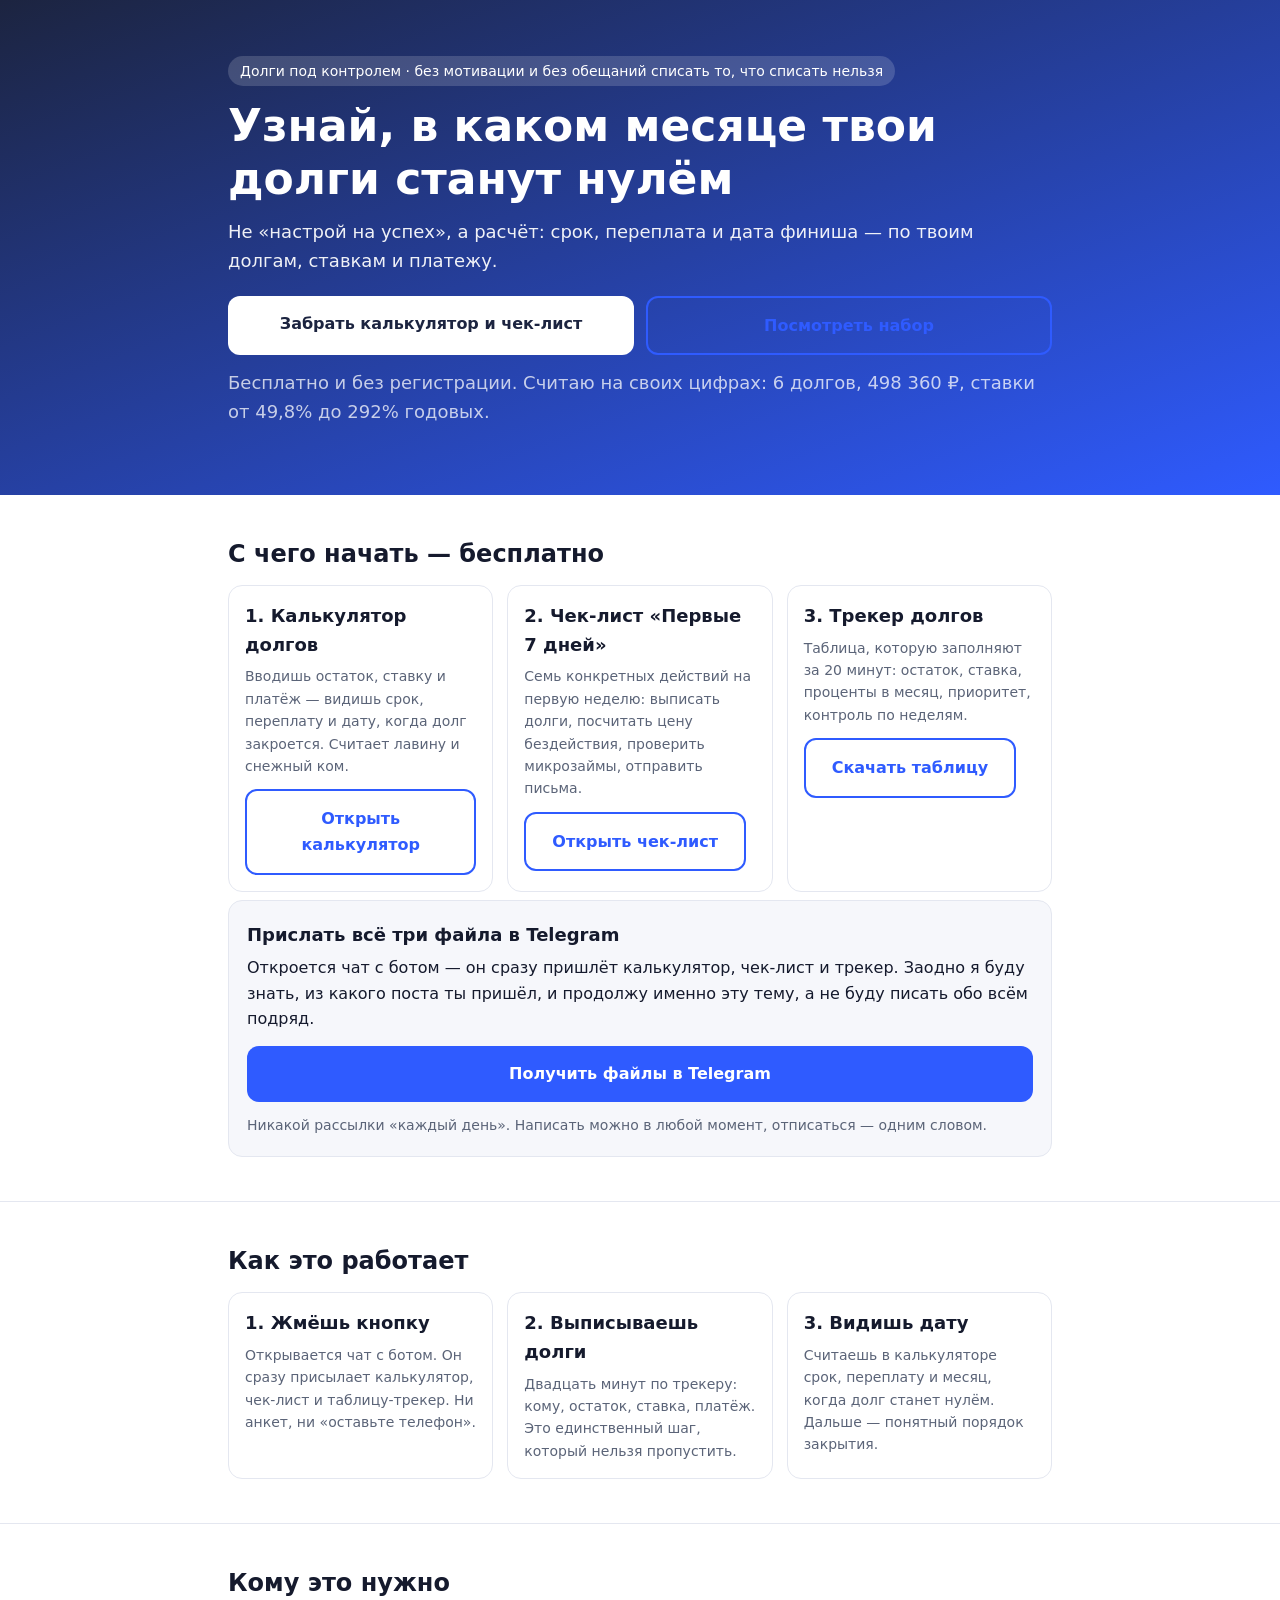
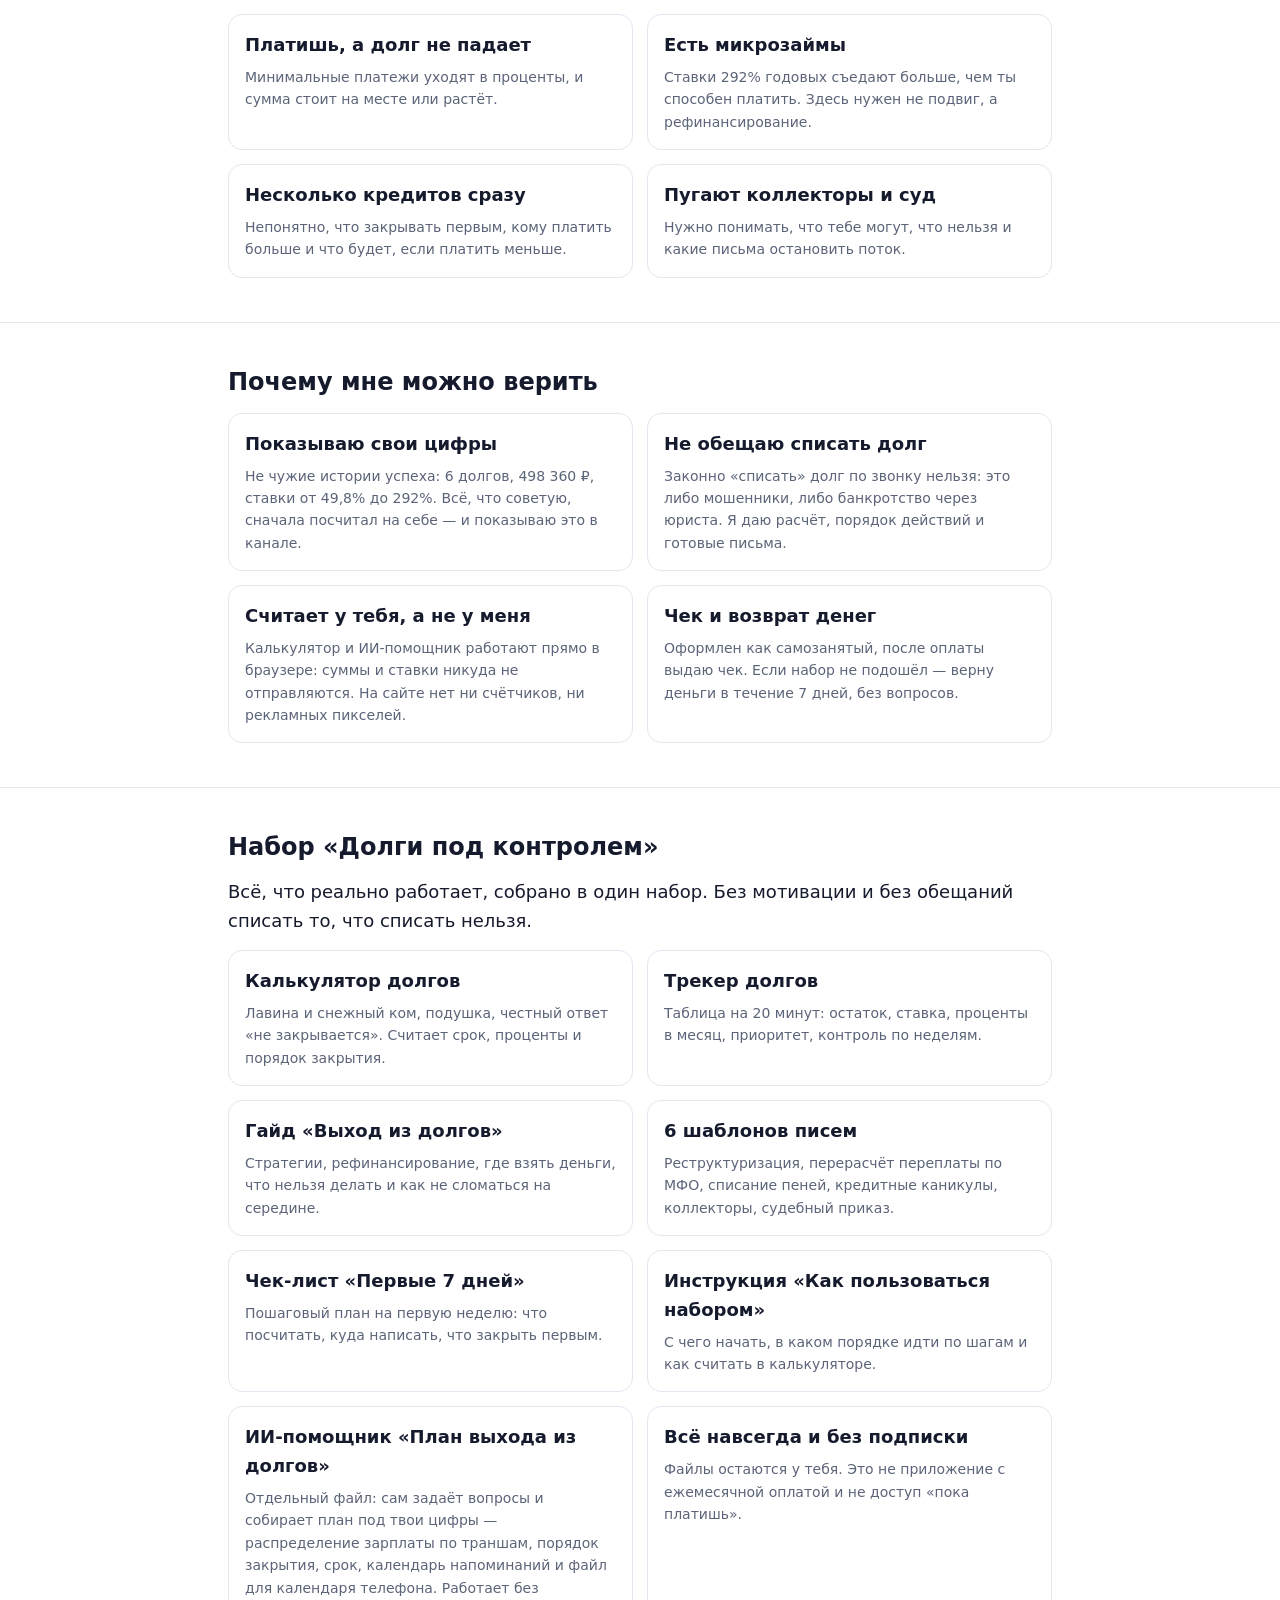
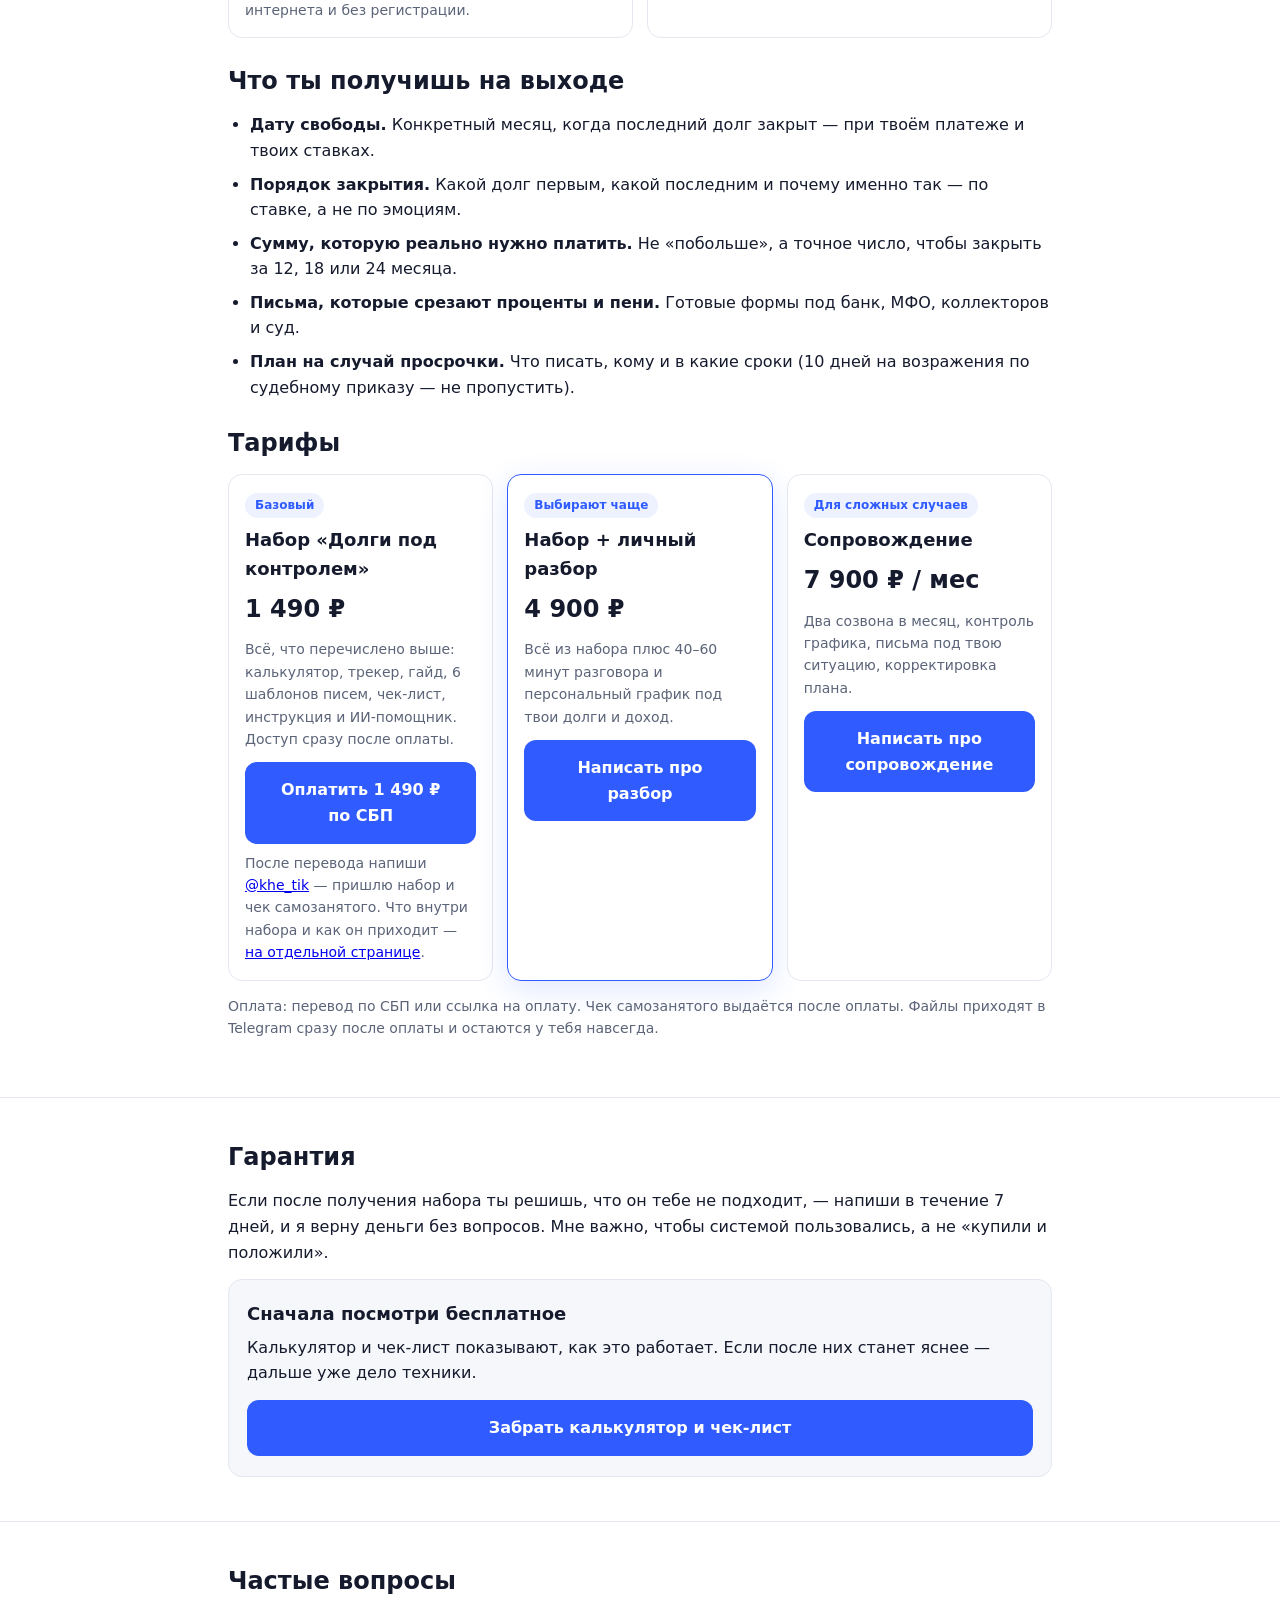
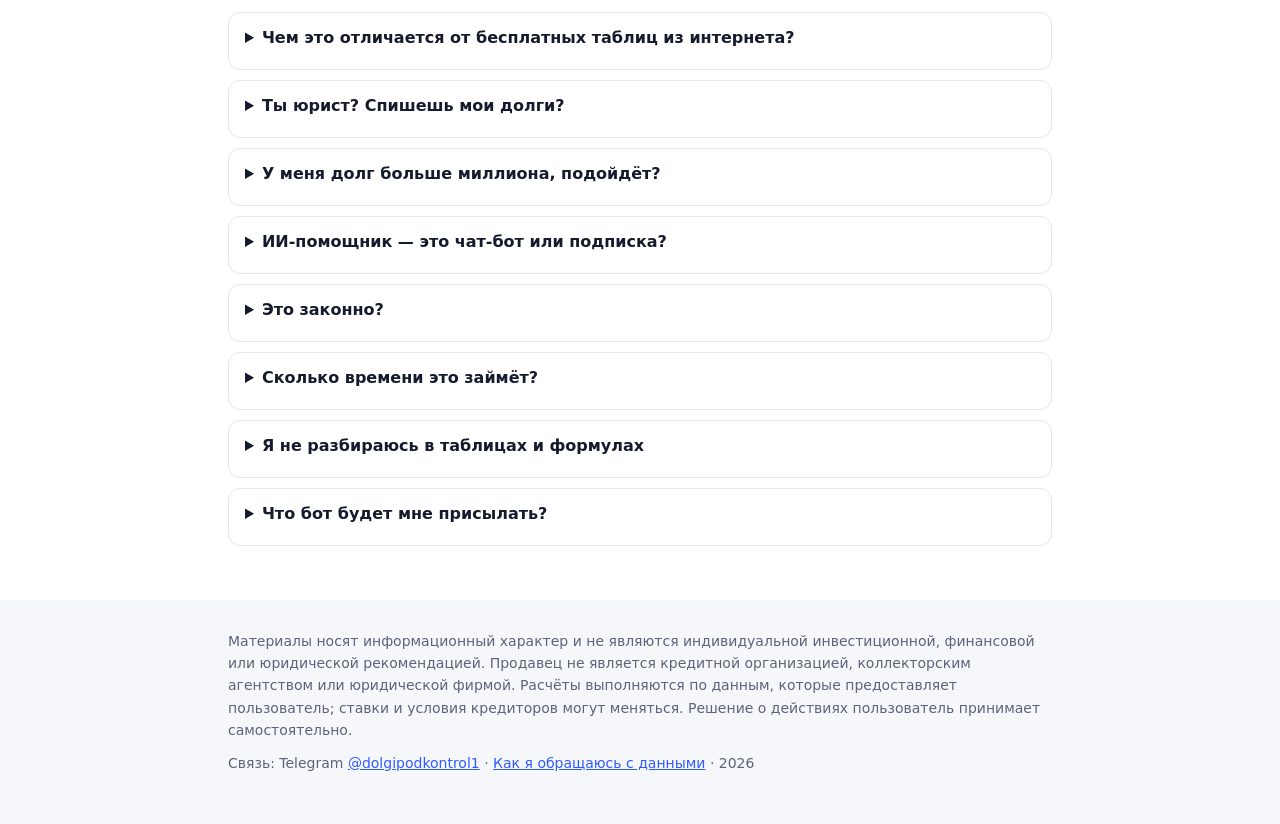
<file: index.html>
<!DOCTYPE html>
<html lang="ru">
<head>
<meta charset="utf-8">
<meta name="viewport" content="width=device-width, initial-scale=1">
<title>Долги под контролем — считать, а не надеяться</title>
<meta name="description" content="Бесплатный калькулятор долгов и чек-лист «Первые 7 дней». Считаю на своих цифрах: 6 долгов, 498 360 ₽, ставки от 49,8% до 292%.">
<link rel="stylesheet" href="style.css">
</head>
<body>

<header class="hero">
  <div class="wrap">
    <span class="kicker">Долги под контролем · без мотивации и без обещаний списать то, что списать нельзя</span>
    <h1 data-hero-h1>Узнай, в каком месяце твои долги станут нулём</h1>
    <p data-hero-p>Не «настрой на успех», а расчёт: срок, переплата и дата финиша — по твоим долгам, ставкам и платежу.</p>
    <div class="button-row">
      <a class="btn" data-bot href="https://t.me/KhetagJr_bot">Забрать калькулятор и чек-лист</a>
      <a class="btn ghost" href="#tarify">Посмотреть набор</a>
    </div>
    <p class="muted" style="margin-top:14px">Бесплатно и без регистрации. Считаю на своих цифрах: 6 долгов, 498 360 ₽, ставки от 49,8% до 292% годовых.</p>
  </div>
</header>

<section>
  <div class="wrap">
    <h2>С чего начать — бесплатно</h2>
    <div class="grid tri">
      <div class="card">
        <h3>1. Калькулятор долгов</h3>
        <p>Вводишь остаток, ставку и платёж — видишь срок, переплату и дату, когда долг закроется. Считает лавину и снежный ком.</p>
        <p style="margin-top:12px"><a class="btn ghost" href="kalkulyator.html" data-s-kodom>Открыть калькулятор</a></p>
      </div>
      <div class="card">
        <h3>2. Чек-лист «Первые 7 дней»</h3>
        <p>Семь конкретных действий на первую неделю: выписать долги, посчитать цену бездействия, проверить микрозаймы, отправить письма.</p>
        <p style="margin-top:12px"><a class="btn ghost" href="cheklist.html" data-s-kodom>Открыть чек-лист</a></p>
      </div>
      <div class="card">
        <h3>3. Трекер долгов</h3>
        <p>Таблица, которую заполняют за 20 минут: остаток, ставка, проценты в месяц, приоритет, контроль по неделям.</p>
        <p style="margin-top:12px"><a class="btn ghost" href="materialy/treker-dolgov.csv" download>Скачать таблицу</a></p>
      </div>
    </div>

    <div class="capture">
      <h3>Прислать всё три файла в Telegram</h3>
      <p>Откроется чат с ботом — он сразу пришлёт калькулятор, чек-лист и трекер. Заодно я буду знать, из какого поста ты пришёл, и продолжу именно эту тему, а не буду писать обо всём подряд.</p>
      <a class="btn wide" data-bot href="https://t.me/KhetagJr_bot">Получить файлы в Telegram</a>
      <p class="otmetka">Никакой рассылки «каждый день». Написать можно в любой момент, отписаться — одним словом.</p>
    </div>
  </div>
</section>

<section>
  <div class="wrap">
    <h2>Как это работает</h2>
    <div class="grid tri">
      <div class="card"><h3>1. Жмёшь кнопку</h3><p>Открывается чат с ботом. Он сразу присылает калькулятор, чек-лист и таблицу-трекер. Ни анкет, ни «оставьте телефон».</p></div>
      <div class="card"><h3>2. Выписываешь долги</h3><p>Двадцать минут по трекеру: кому, остаток, ставка, платёж. Это единственный шаг, который нельзя пропустить.</p></div>
      <div class="card"><h3>3. Видишь дату</h3><p>Считаешь в калькуляторе срок, переплату и месяц, когда долг станет нулём. Дальше — понятный порядок закрытия.</p></div>
    </div>
  </div>
</section>

<section>
  <div class="wrap">
    <h2>Кому это нужно</h2>
    <div class="grid">
      <div class="card"><h3>Платишь, а долг не падает</h3><p>Минимальные платежи уходят в проценты, и сумма стоит на месте или растёт.</p></div>
      <div class="card"><h3>Есть микрозаймы</h3><p>Ставки 292% годовых съедают больше, чем ты способен платить. Здесь нужен не подвиг, а рефинансирование.</p></div>
      <div class="card"><h3>Несколько кредитов сразу</h3><p>Непонятно, что закрывать первым, кому платить больше и что будет, если платить меньше.</p></div>
      <div class="card"><h3>Пугают коллекторы и суд</h3><p>Нужно понимать, что тебе могут, что нельзя и какие письма остановить поток.</p></div>
    </div>
  </div>
</section>

<section>
  <div class="wrap">
    <h2>Почему мне можно верить</h2>
    <div class="grid">
      <div class="card"><h3>Показываю свои цифры</h3><p>Не чужие истории успеха: 6 долгов, 498 360 ₽, ставки от 49,8% до 292%. Всё, что советую, сначала посчитал на себе — и показываю это в канале.</p></div>
      <div class="card"><h3>Не обещаю списать долг</h3><p>Законно «списать» долг по звонку нельзя: это либо мошенники, либо банкротство через юриста. Я даю расчёт, порядок действий и готовые письма.</p></div>
      <div class="card"><h3>Считает у тебя, а не у меня</h3><p>Калькулятор и ИИ-помощник работают прямо в браузере: суммы и ставки никуда не отправляются. На сайте нет ни счётчиков, ни рекламных пикселей.</p></div>
      <div class="card"><h3>Чек и возврат денег</h3><p>Оформлен как самозанятый, после оплаты выдаю чек. Если набор не подошёл — верну деньги в течение 7 дней, без вопросов.</p></div>
    </div>
  </div>
</section>

<section id="tarify">
  <div class="wrap">
    <h2>Набор «Долги под контролем»</h2>
    <p class="lead">Всё, что реально работает, собрано в один набор. Без мотивации и без обещаний списать то, что списать нельзя.</p>
    <div class="grid">
      <div class="card"><h3>Калькулятор долгов</h3><p>Лавина и снежный ком, подушка, честный ответ «не закрывается». Считает срок, проценты и порядок закрытия.</p></div>
      <div class="card"><h3>Трекер долгов</h3><p>Таблица на 20 минут: остаток, ставка, проценты в месяц, приоритет, контроль по неделям.</p></div>
      <div class="card"><h3>Гайд «Выход из долгов»</h3><p>Стратегии, рефинансирование, где взять деньги, что нельзя делать и как не сломаться на середине.</p></div>
      <div class="card"><h3>6 шаблонов писем</h3><p>Реструктуризация, перерасчёт переплаты по МФО, списание пеней, кредитные каникулы, коллекторы, судебный приказ.</p></div>
      <div class="card"><h3>Чек-лист «Первые 7 дней»</h3><p>Пошаговый план на первую неделю: что посчитать, куда написать, что закрыть первым.</p></div>
      <div class="card"><h3>Инструкция «Как пользоваться набором»</h3><p>С чего начать, в каком порядке идти по шагам и как считать в калькуляторе.</p></div>
      <div class="card"><h3>ИИ-помощник «План выхода из долгов»</h3><p>Отдельный файл: сам задаёт вопросы и собирает план под твои цифры — распределение зарплаты по траншам, порядок закрытия, срок, календарь напоминаний и файл для календаря телефона. Работает без интернета и без регистрации.</p></div>
      <div class="card"><h3>Всё навсегда и без подписки</h3><p>Файлы остаются у тебя. Это не приложение с ежемесячной оплатой и не доступ «пока платишь».</p></div>
    </div>

    <h2 style="margin-top:28px">Что ты получишь на выходе</h2>
    <ul>
      <li><b>Дату свободы.</b> Конкретный месяц, когда последний долг закрыт — при твоём платеже и твоих ставках.</li>
      <li><b>Порядок закрытия.</b> Какой долг первым, какой последним и почему именно так — по ставке, а не по эмоциям.</li>
      <li><b>Сумму, которую реально нужно платить.</b> Не «побольше», а точное число, чтобы закрыть за 12, 18 или 24 месяца.</li>
      <li><b>Письма, которые срезают проценты и пени.</b> Готовые формы под банк, МФО, коллекторов и суд.</li>
      <li><b>План на случай просрочки.</b> Что писать, кому и в какие сроки (10 дней на возражения по судебному приказу — не пропустить).</li>
    </ul>

    <h2 style="margin-top:28px">Тарифы</h2>
    <div class="grid tri">
      <div class="card">
        <span class="tag">Базовый</span>
        <h3>Набор «Долги под контролем»</h3>
        <div class="num">1 490 ₽</div>
        <p>Всё, что перечислено выше: калькулятор, трекер, гайд, 6 шаблонов писем, чек-лист, инструкция и ИИ-помощник. Доступ сразу после оплаты.</p>
        <p style="margin-top:12px"><a class="btn wide" href="https://www.sberbank.ru/ru/choise_bank?requisiteNumber=79858532608&amp;bankCode=100000000111">Оплатить 1 490 ₽ по СБП</a></p>
        <p class="muted" style="margin-top:8px">После перевода напиши <a href="https://t.me/khe_tik" rel="noopener">@khe_tik</a> — пришлю набор и чек самозанятого. Что внутри набора и как он приходит — <a href="nabor.html" data-s-kodom>на отдельной странице</a>.</p>
      </div>
      <div class="card hot">
        <span class="tag">Выбирают чаще</span>
        <h3>Набор + личный разбор</h3>
        <div class="num">4 900 ₽</div>
        <p>Всё из набора плюс 40–60 минут разговора и персональный график под твои долги и доход.</p>
        <p style="margin-top:12px"><a class="btn wide" data-bot="razbor" href="https://t.me/KhetagJr_bot">Написать про разбор</a></p>
      </div>
      <div class="card">
        <span class="tag">Для сложных случаев</span>
        <h3>Сопровождение</h3>
        <div class="num">7 900 ₽ / мес</div>
        <p>Два созвона в месяц, контроль графика, письма под твою ситуацию, корректировка плана.</p>
        <p style="margin-top:12px"><a class="btn wide" data-bot="soprovozhdenie" href="https://t.me/KhetagJr_bot">Написать про сопровождение</a></p>
      </div>
    </div>
    <p class="muted" style="margin-top:14px">Оплата: перевод по СБП или ссылка на оплату. Чек самозанятого выдаётся после оплаты. Файлы приходят в Telegram сразу после оплаты и остаются у тебя навсегда.</p>
  </div>
</section>

<section>
  <div class="wrap">
    <h2>Гарантия</h2>
    <p>Если после получения набора ты решишь, что он тебе не подходит, — напиши в течение 7 дней, и я верну деньги без вопросов. Мне важно, чтобы системой пользовались, а не «купили и положили».</p>
    <div class="capture">
      <h3>Сначала посмотри бесплатное</h3>
      <p>Калькулятор и чек-лист показывают, как это работает. Если после них станет яснее — дальше уже дело техники.</p>
      <a class="btn wide" data-bot href="https://t.me/KhetagJr_bot">Забрать калькулятор и чек-лист</a>
    </div>
  </div>
</section>

<section>
  <div class="wrap">
    <h2>Частые вопросы</h2>
    <details><summary>Чем это отличается от бесплатных таблиц из интернета?</summary><p>Тем, что считает правильно: учитывает лавину и снежный ком, подушку, законный потолок переплаты по микрозаймам, ставку по картам после льготного периода. И честно говорит «при таком платеже долг не закрывается» вместо красивой картинки.</p></details>
    <details><summary>Ты юрист? Спишешь мои долги?</summary><p>Нет. Я не списываю долги и не обещаю этого — так делают только мошенники или процедура банкротства через юриста. Я даю расчёт, порядок действий и готовые письма, которые помогают договориться с банком и МФО.</p></details>
    <details><summary>У меня долг больше миллиона, подойдёт?</summary><p>Да, калькулятор и трекер работают на любых суммах. Если сумма и доход такие, что план не сходится, это будет видно сразу — и тогда разговор будет про другие инструменты.</p></details>
    <details><summary>ИИ-помощник — это чат-бот или подписка?</summary><p>Нет. Это обычный файл, который открывается в браузере: без интернета, без регистрации, без подписки и без передачи твоих данных — расчёты идут внутри файла, на твоём устройстве.</p></details>
    <details><summary>Это законно?</summary><p>Да: расчёты, таблицы и шаблоны обращений — обычная информация. Я оформлен как самозанятый, после оплаты выдаю чек.</p></details>
    <details><summary>Сколько времени это займёт?</summary><p>Первый шаг — двадцать минут на таблицу. Дальше по чек-листу по одному действию в день, каждое на 15–30 минут. Ничего «с утра до вечера» не требуется.</p></details>
    <details><summary>Я не разбираюсь в таблицах и формулах</summary><p>И не нужно. В трекере уже стоят колонки, а проценты в месяц считаются сами: остаток × ставка ÷ 12. В калькуляторе вообще ничего считать не надо — вводишь цифры и читаешь ответ.</p></details>
    <details><summary>Что бот будет мне присылать?</summary><p>Один короткий ответ на твоё сообщение и файлы, которые ты попросил. Рассылки каждый день нет. Если попросишь — не писать, я не пишу.</p></details>
  </div>
</section>

<footer>
  <div class="wrap">
    <p class="muted">Материалы носят информационный характер и не являются индивидуальной инвестиционной, финансовой или юридической рекомендацией. Продавец не является кредитной организацией, коллекторским агентством или юридической фирмой. Расчёты выполняются по данным, которые предоставляет пользователь; ставки и условия кредиторов могут меняться. Решение о действиях пользователь принимает самостоятельно.</p>
    <p class="muted">Связь: Telegram <a href="https://t.me/dolgipodkontrol1" data-kanal>@dolgipodkontrol1</a> · <a href="politika.html">Как я обращаюсь с данными</a> · <span data-god>2026</span></p>
  </div>
</footer>

<div class="mobile-cta">
  <p class="podskazka">Бесплатно: калькулятор и чек-лист</p>
  <a class="btn wide" data-bot href="https://t.me/KhetagJr_bot">Получить в Telegram</a>
</div>

<script src="voronka.js"></script>
</body>
</html>
</file>
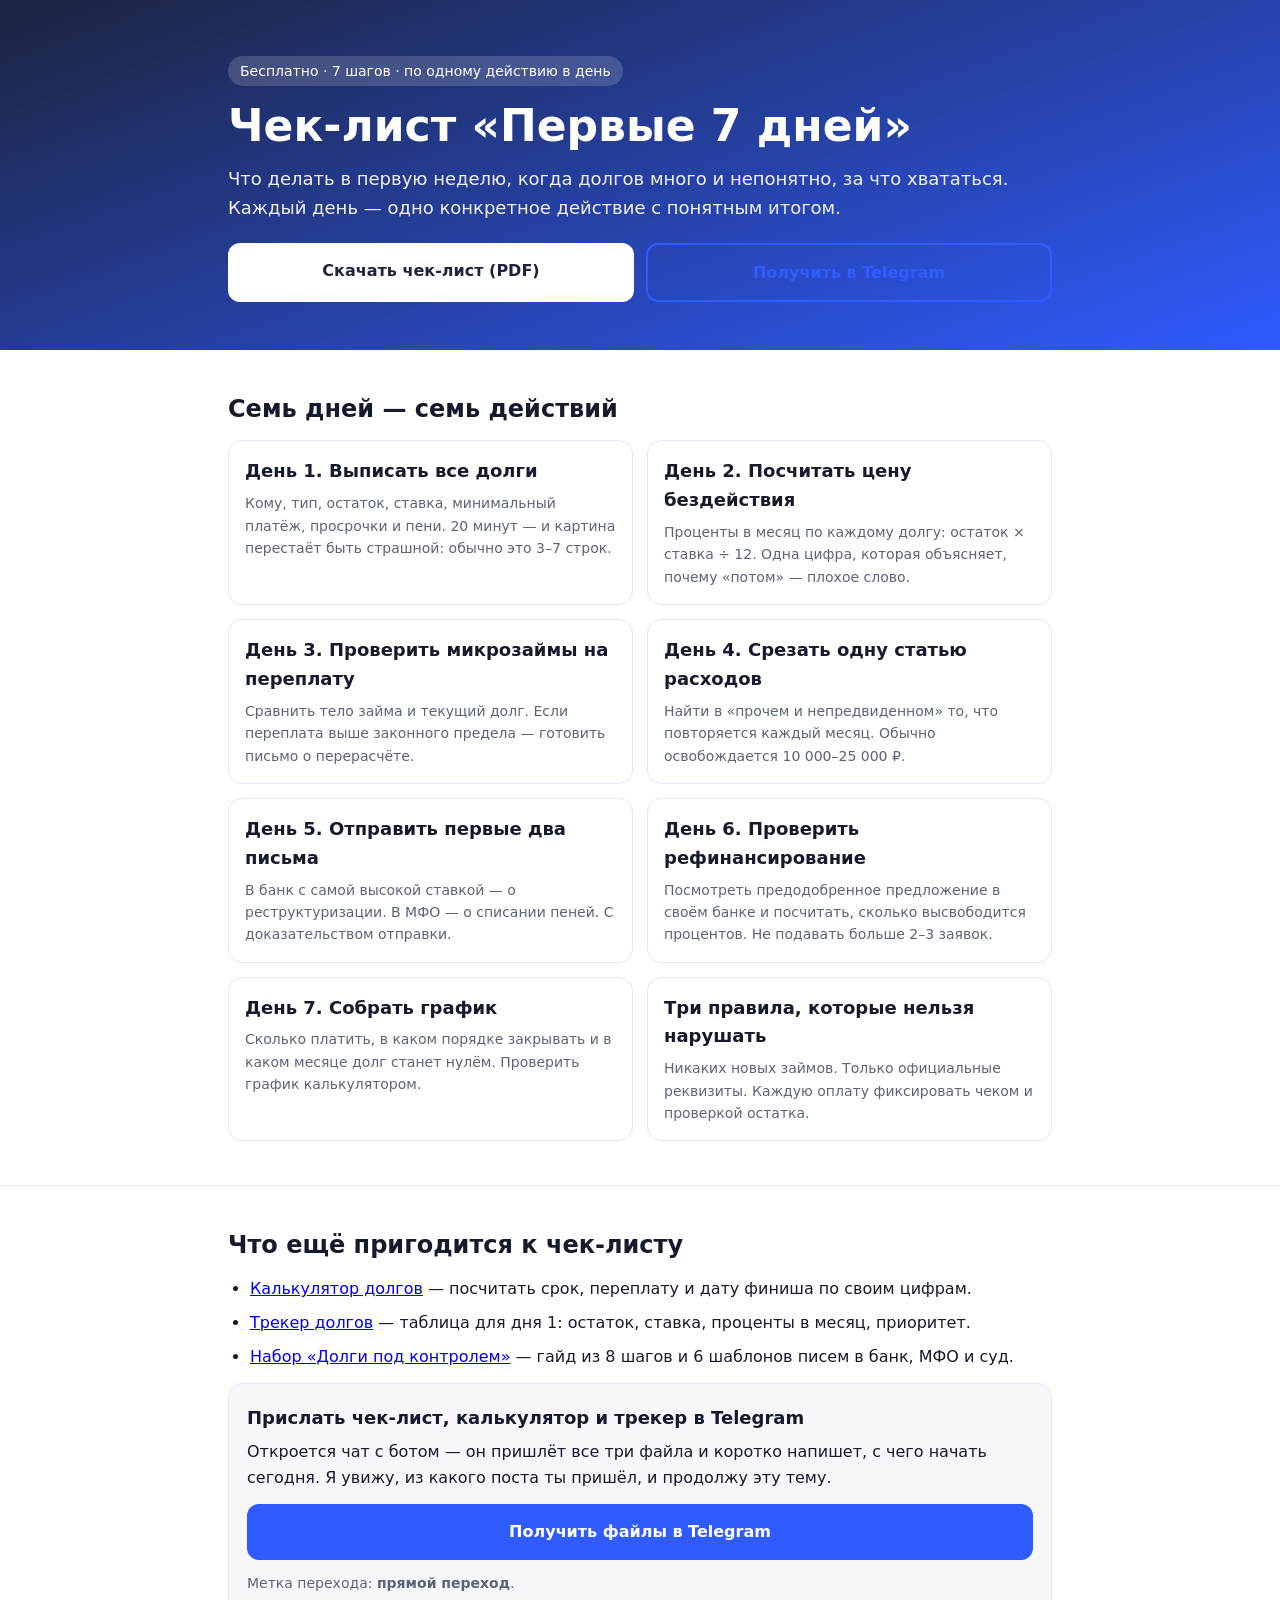
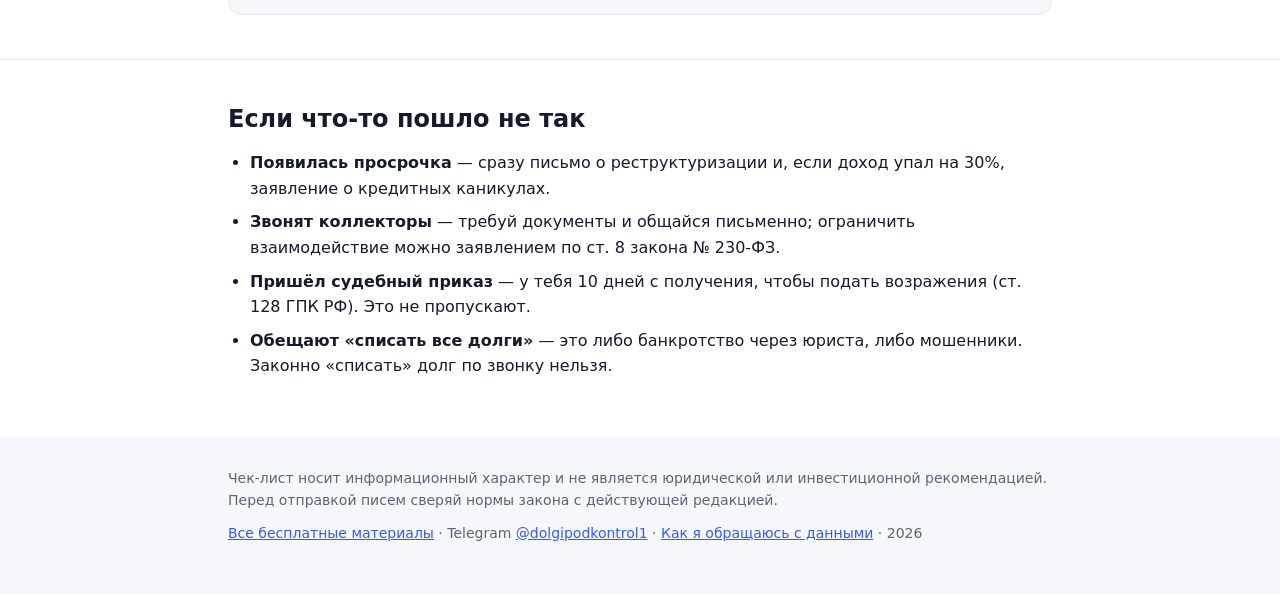
<file: cheklist.html>
<!DOCTYPE html>
<html lang="ru">
<head>
<meta charset="utf-8">
<meta name="viewport" content="width=device-width, initial-scale=1">
<title>Чек-лист «Первые 7 дней» по долгам — бесплатно</title>
<meta name="description" content="Семь конкретных действий на первую неделю, когда долгов много: выписать всё, посчитать цену бездействия, проверить микрозаймы, отправить письма в банк и МФО.">
<link rel="stylesheet" href="style.css">
</head>
<body>

<header class="hero">
  <div class="wrap">
    <span class="kicker">Бесплатно · 7 шагов · по одному действию в день</span>
    <h1>Чек-лист «Первые 7 дней»</h1>
    <p>Что делать в первую неделю, когда долгов много и непонятно, за что хвататься. Каждый день — одно конкретное действие с понятным итогом.</p>
    <div class="button-row">
      <a class="btn" href="materialy/cheklist-pervye-7-dney.pdf" download>Скачать чек-лист (PDF)</a>
      <a class="btn ghost" data-bot href="https://t.me/KhetagJr_bot">Получить в Telegram</a>
    </div>
  </div>
</header>

<section>
  <div class="wrap">
    <h2>Семь дней — семь действий</h2>
    <div class="grid">
      <div class="card"><h3>День 1. Выписать все долги</h3><p>Кому, тип, остаток, ставка, минимальный платёж, просрочки и пени. 20 минут — и картина перестаёт быть страшной: обычно это 3–7 строк.</p></div>
      <div class="card"><h3>День 2. Посчитать цену бездействия</h3><p>Проценты в месяц по каждому долгу: остаток × ставка ÷ 12. Одна цифра, которая объясняет, почему «потом» — плохое слово.</p></div>
      <div class="card"><h3>День 3. Проверить микрозаймы на переплату</h3><p>Сравнить тело займа и текущий долг. Если переплата выше законного предела — готовить письмо о перерасчёте.</p></div>
      <div class="card"><h3>День 4. Срезать одну статью расходов</h3><p>Найти в «прочем и непредвиденном» то, что повторяется каждый месяц. Обычно освобождается 10 000–25 000 ₽.</p></div>
      <div class="card"><h3>День 5. Отправить первые два письма</h3><p>В банк с самой высокой ставкой — о реструктуризации. В МФО — о списании пеней. С доказательством отправки.</p></div>
      <div class="card"><h3>День 6. Проверить рефинансирование</h3><p>Посмотреть предодобренное предложение в своём банке и посчитать, сколько высвободится процентов. Не подавать больше 2–3 заявок.</p></div>
      <div class="card"><h3>День 7. Собрать график</h3><p>Сколько платить, в каком порядке закрывать и в каком месяце долг станет нулём. Проверить график калькулятором.</p></div>
      <div class="card"><h3>Три правила, которые нельзя нарушать</h3><p>Никаких новых займов. Только официальные реквизиты. Каждую оплату фиксировать чеком и проверкой остатка.</p></div>
    </div>
  </div>
</section>

<section>
  <div class="wrap">
    <h2>Что ещё пригодится к чек-листу</h2>
    <ul>
      <li><a href="kalkulyator.html" data-s-kodom>Калькулятор долгов</a> — посчитать срок, переплату и дату финиша по своим цифрам.</li>
      <li><a href="materialy/treker-dolgov.csv" download>Трекер долгов</a> — таблица для дня 1: остаток, ставка, проценты в месяц, приоритет.</li>
      <li><a href="nabor.html" data-s-kodom>Набор «Долги под контролем»</a> — гайд из 8 шагов и 6 шаблонов писем в банк, МФО и суд.</li>
    </ul>

    <div class="capture">
      <h3>Прислать чек-лист, калькулятор и трекер в Telegram</h3>
      <p>Откроется чат с ботом — он пришлёт все три файла и коротко напишет, с чего начать сегодня. Я увижу, из какого поста ты пришёл, и продолжу эту тему.</p>
      <a class="btn wide" data-bot href="https://t.me/KhetagJr_bot">Получить файлы в Telegram</a>
      <p class="otmetka">Метка перехода: <b data-pokazat-kod>прямой переход</b>.</p>
    </div>
  </div>
</section>

<section>
  <div class="wrap">
    <h2>Если что-то пошло не так</h2>
    <ul>
      <li><b>Появилась просрочка</b> — сразу письмо о реструктуризации и, если доход упал на 30%, заявление о кредитных каникулах.</li>
      <li><b>Звонят коллекторы</b> — требуй документы и общайся письменно; ограничить взаимодействие можно заявлением по ст. 8 закона № 230-ФЗ.</li>
      <li><b>Пришёл судебный приказ</b> — у тебя 10 дней с получения, чтобы подать возражения (ст. 128 ГПК РФ). Это не пропускают.</li>
      <li><b>Обещают «списать все долги»</b> — это либо банкротство через юриста, либо мошенники. Законно «списать» долг по звонку нельзя.</li>
    </ul>
  </div>
</section>

<footer>
  <div class="wrap">
    <p class="muted">Чек-лист носит информационный характер и не является юридической или инвестиционной рекомендацией. Перед отправкой писем сверяй нормы закона с действующей редакцией.</p>
    <p class="muted"><a href="index.html" data-s-kodom>Все бесплатные материалы</a> · Telegram <a href="https://t.me/dolgipodkontrol1" data-kanal>@dolgipodkontrol1</a> · <a href="politika.html">Как я обращаюсь с данными</a> · <span data-god>2026</span></p>
  </div>
</footer>

<div class="mobile-cta">
  <p class="podskazka">Чек-лист, калькулятор и трекер — бесплатно</p>
  <a class="btn wide" data-bot href="https://t.me/KhetagJr_bot">Получить в Telegram</a>
</div>

<script src="voronka.js"></script>
</body>
</html>
</file>
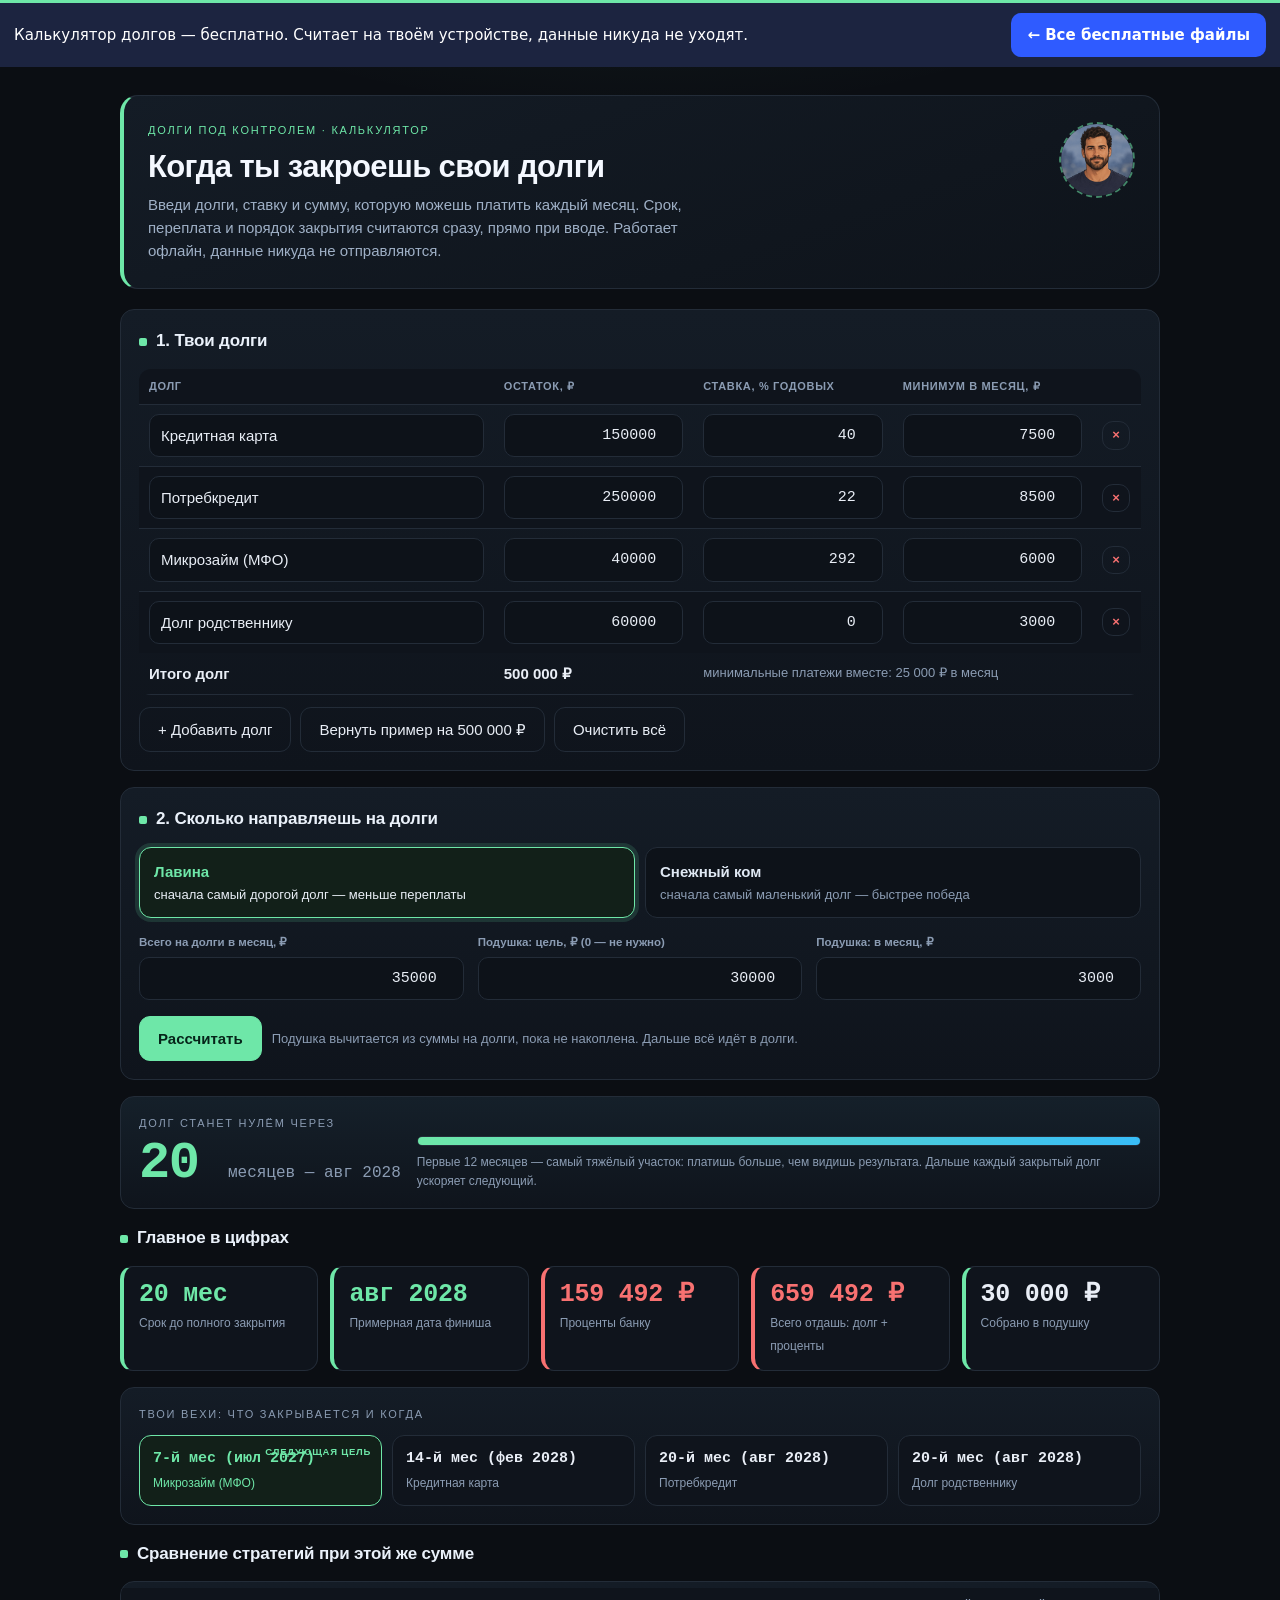
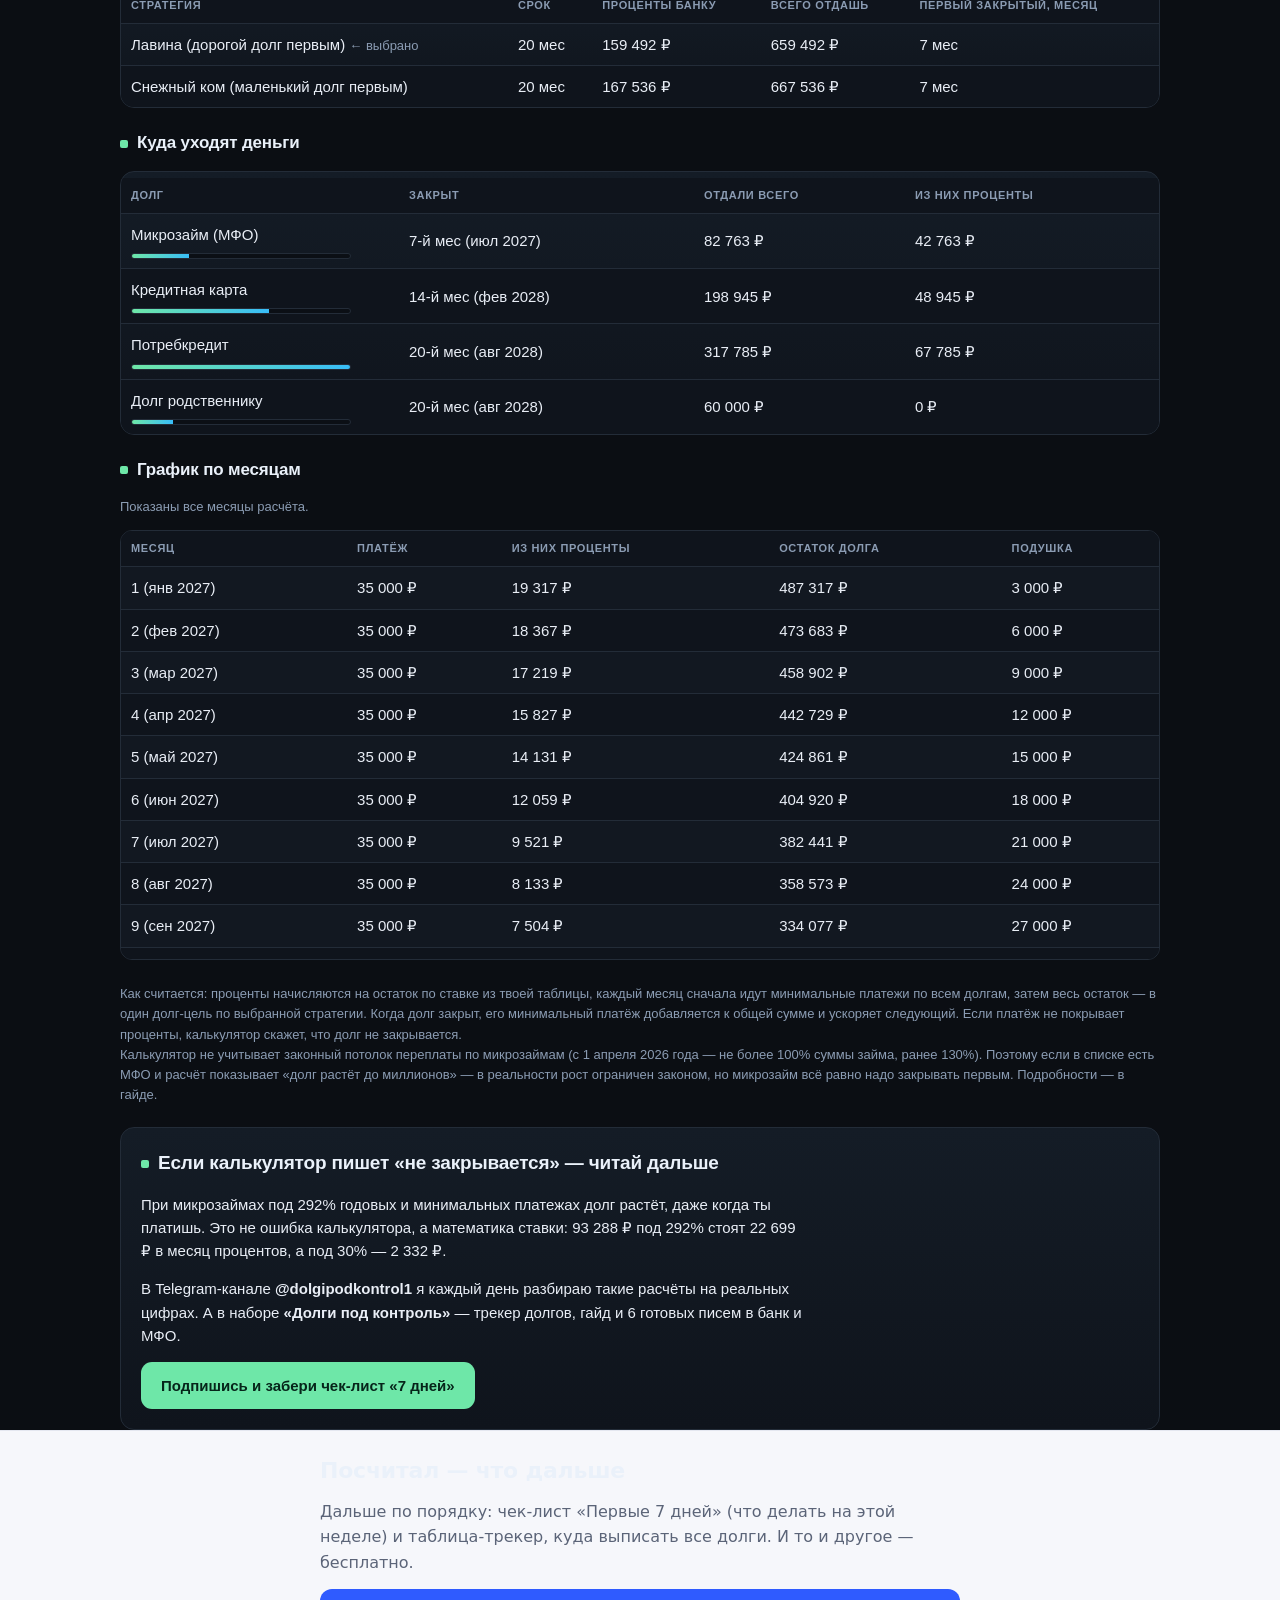
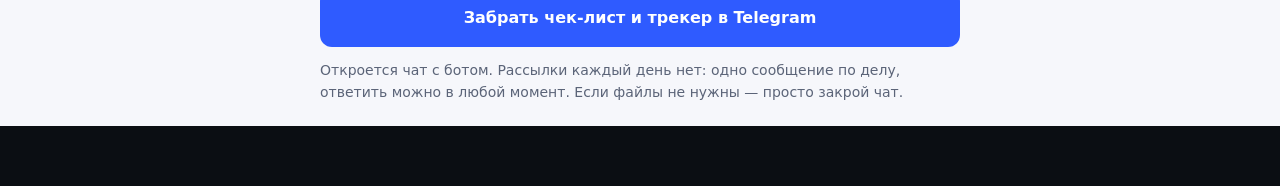
<file: instrument-kalkulyator.html>
<!DOCTYPE html>
<html lang="ru">
<head>
<meta charset="utf-8">
<meta name="viewport" content="width=device-width, initial-scale=1">
<title>Калькулятор долгов — бесплатно</title>
<style>
  :root{
    --bg:#f4f6fb;--card:#fff;--ink:#111827;--muted:#5b6b8c;--line:#e2e8f4;
    --accent:#1b56e0;--accent2:#4f8bff;--good:#0f7b43;--bad:#b42318;
    --radius:16px;--shadow:0 10px 30px rgba(20,40,90,.07);--numfont:inherit;--soft:#f7f9fe;
  }

  *{box-sizing:border-box}
  body{margin:0;background:var(--bg);color:var(--ink);font:15px/1.55 "Segoe UI",Golos Text,-apple-system,Roboto,Arial,sans-serif;
       padding:0 0 60px;transition:background .2s}
  .wrap{max-width:1080px;margin:0 auto;padding:28px 20px 0}
  .hero{margin-bottom:22px}
  .kicker{font-size:11px;letter-spacing:.16em;text-transform:uppercase;color:var(--muted);margin-bottom:10px}
  h1{font-size:31px;line-height:1.15;letter-spacing:-.02em;margin:0 0 8px}
  h2{font-size:17px;margin:0 0 14px;letter-spacing:-.01em}
  .sub{color:var(--muted);margin:0;max-width:70ch}
  .card{background:var(--card);border:1px solid var(--line);border-radius:var(--radius);padding:18px;margin-bottom:16px;box-shadow:var(--shadow)}
  .card.pad0{padding:6px 0 0}
  table{width:100%;border-collapse:collapse}
  th,td{text-align:left;padding:9px 10px;border-bottom:1px solid var(--line);vertical-align:middle}
  th{font-size:11px;letter-spacing:.06em;text-transform:uppercase;color:var(--muted);font-weight:700}
  tbody tr:last-child td{border-bottom:0}
  td{font-variant-numeric:tabular-nums}
  input,select{font:inherit;padding:9px 11px;border:1px solid var(--line);border-radius:10px;background:var(--card);color:var(--ink);width:100%}
  input:focus,select:focus{outline:2px solid var(--accent);outline-offset:1px}
  input.num{text-align:right;font-family:var(--numfont)}
  label small{display:block;color:var(--muted);font-size:11.5px;font-weight:600;margin-bottom:5px}
  button{font:inherit;padding:10px 18px;border-radius:11px;border:1px solid var(--accent);background:var(--accent);color:#fff;font-weight:600;cursor:pointer}
  button.ghost{background:transparent;color:var(--ink);border-color:var(--line);font-weight:500}
  button.mini{padding:3px 9px;font-size:13px;background:transparent;color:var(--bad);border-color:var(--line)}
  .row-gap{display:grid;grid-template-columns:repeat(auto-fit,minmax(210px,1fr));gap:14px}
  .cards{display:grid;grid-template-columns:repeat(auto-fit,minmax(180px,1fr));gap:12px;margin-bottom:6px}
  .kpi{background:var(--soft);border:1px solid var(--line);border-radius:13px;padding:14px 15px}
  .kpi b{display:block;font-size:25px;line-height:1.15;font-family:var(--numfont);letter-spacing:-.01em}
  .kpi span{color:var(--muted);font-size:12px}
  .ok{color:var(--good)}.no{color:var(--bad)}
  .note{font-size:13px;color:var(--muted)}
  .warn{background:var(--soft);border:1px solid var(--line);border-left:4px solid var(--bad);color:var(--ink);border-radius:11px;padding:12px 14px;font-size:14px;margin:12px 0}
  .scroll{max-height:430px;overflow:auto;border:1px solid var(--line);border-radius:12px;background:var(--card)}
  .scroll table th{position:sticky;top:0;background:var(--card);z-index:1}
  .hide{display:none}
  .sr{position:absolute;width:1px;height:1px;opacity:0;pointer-events:none}

  /* крупный акцентный блок результата */
  .headline{display:flex;align-items:flex-end;gap:16px;flex-wrap:wrap;margin-bottom:16px}
  .headline .big{font-size:52px;line-height:1;font-weight:700;letter-spacing:-.03em;font-family:var(--numfont);color:var(--accent)}
  .headline .big small{font-size:16px;font-weight:500;color:var(--muted);font-family:inherit;letter-spacing:0}
  .progress{flex:1 1 220px;min-width:200px}
  .progress .bar{height:10px;border-radius:999px;background:var(--soft);border:1px solid var(--line);overflow:hidden}
  .progress .bar i{display:block;height:100%;width:62%;background:linear-gradient(90deg,var(--accent),var(--accent2))}
  .progress .cap{font-size:12px;color:var(--muted);margin-top:7px}

  /* переключатель стратегий */
  .seg{display:grid;grid-template-columns:1fr 1fr;gap:10px}
  .seg label{position:relative;display:block;cursor:pointer}
  .seg input{position:absolute;opacity:0;pointer-events:none}
  .seg label>span{display:block;border:1.5px solid var(--line);border-radius:12px;padding:12px 14px;font-size:13px;color:var(--muted)}
  .seg label>span b{display:block;font-size:15px;color:var(--ink);margin-bottom:2px}
  .seg input:checked + span{border-color:var(--accent);background:var(--soft);color:var(--ink);box-shadow:0 0 0 3px color-mix(in srgb,var(--accent) 14%,transparent)}
  .seg input:checked + span b{color:var(--accent)}

  /* вехи */
  .miles{display:grid;grid-template-columns:repeat(auto-fit,minmax(150px,1fr));gap:10px}
  .mile{background:var(--soft);border:1px solid var(--line);border-radius:12px;padding:11px 13px;position:relative}
  .mile.now{border-color:var(--accent)}
  .mile b{display:block;font-size:15px;font-family:var(--numfont)}
  .mile span{font-size:12px;color:var(--muted)}
  .mile.now::after{content:"следующая цель";position:absolute;top:9px;right:10px;font-size:9.5px;letter-spacing:.08em;text-transform:uppercase;color:var(--accent);font-weight:700}

  /* мини-полоски в таблице выплат */
  .bar-mini{display:block;height:6px;border-radius:3px;background:var(--soft);border:1px solid var(--line);margin-top:7px;overflow:hidden;max-width:220px}
  .bar-mini i{display:block;height:100%;background:var(--accent)}

  .promo{margin-top:22px;background:var(--card);border:1px solid var(--line);border-radius:var(--radius);padding:20px;box-shadow:var(--shadow)}
  .promo h2{font-size:19px}
  .promo p{max-width:80ch}
  .promo a{display:inline-block;background:var(--accent);color:#fff;text-decoration:none;padding:12px 20px;border-radius:11px;font-weight:600}

  @media print{
    body{background:#fff;padding:0}
    .wrap{padding-top:0}
    .card,.promo{box-shadow:none}
    .scroll{max-height:none;overflow:visible}
    input,select{border-color:#bbb}
    .hide{display:none}
  }

  /* ================= цветовой слой: тёмный «прибор». Все цвета меняются здесь ================= */
  :root{
    --bg:#0b0e13; --card:#121821; --soft:#0f141c; --ink:#e9eef6; --muted:#8b9cb3; --line:#232c38;
    --accent:#6ee7a8; --accent2:#38bdf8; --good:#6ee7a8; --bad:#f87171;
    --radius:14px; --shadow:none; --numfont:Consolas,"SF Mono",monospace;
    --coral:#f87171; --amber:#fbbf24; --violet:#a78bfa;
  }
  body{background:radial-gradient(900px 420px at 50% -180px, rgba(110,231,168,.10), transparent 70%), var(--bg);
       border-top:3px solid var(--accent)}
  .card{background:linear-gradient(180deg,#141c26,#0f141c)}
  .hero{background:linear-gradient(160deg,#141c26,#0e131a);color:#eef4fb;
        border:1px solid var(--line);border-left:4px solid var(--accent);
        border-radius:18px;padding:26px 24px;margin-bottom:20px}
  .hero h1{color:#f4f8ff}
  .hero .kicker{color:var(--accent)}
  .hero .sub{color:#9fb0c6}
  h2{color:#eaf1fa}
  .wrap h2::before{content:"";display:inline-block;width:8px;height:8px;border-radius:2px;
        background:var(--accent);margin-right:9px;vertical-align:middle}
  button{background:var(--accent);color:#06251a;border:1px solid var(--accent);border-radius:11px;
        font-weight:700;box-shadow:none}
  button:hover{box-shadow:0 0 0 4px rgba(110,231,168,.14)}
  button.ghost{background:transparent;color:var(--ink);border-color:var(--line);font-weight:500}
  button.mini{background:transparent;color:var(--bad);border-color:var(--line)}
  input,select{background:#0d1219;border-color:var(--line);color:var(--ink)}
  thead th, table tr:first-child th{background:#0f141c;color:#8b9cb3}
  .scroll{background:var(--card)}
  .scroll table th{background:#0f141c}
  tbody tr:nth-child(even) td{background:#0f141c}
  .kpi{background:#0f141c;border:1px solid var(--line);border-left:4px solid var(--accent)}
  .kpi:has(b.ok){border-left-color:var(--good)}
  .kpi:has(b.no){border-left-color:var(--bad)}
  .headline{background:linear-gradient(180deg,#15202a,#0f141c)}
  .headline .big{color:var(--accent)}
  .progress .bar{background:#0b0f15;border-color:var(--line)}
  .progress .bar i{background:linear-gradient(90deg,var(--accent),var(--accent2))}
  .seg label>span{background:#0d1219;border-color:var(--line);color:var(--muted)}
  .seg label>span b{color:#dfe8f3}
  .seg input:checked+span{border-color:var(--accent);background:#122019;
        box-shadow:0 0 0 4px rgba(110,231,168,.14)}
  .seg input:checked+span b{color:var(--accent)}
  .miles .mile{background:#0f141c;border:1px solid var(--line)}
  .mile.now{border-color:var(--accent);background:#122019}
  .mile.now b, .mile.now span{color:var(--accent)}
  .bar-mini{background:#0b0f15;border-color:var(--line)}
  .bar-mini i{background:linear-gradient(90deg,var(--accent),var(--accent2))}
  .warn{background:#1a1214;border:1px solid #3a2126;border-left:4px solid var(--bad);color:#ffd9d9}
  .promo{background:linear-gradient(180deg,#141c26,#0f141c)}
  .promo a{background:var(--accent);color:#06251a}
  .note{color:var(--muted)}
  .hero-photo{float:right;width:76px;height:76px;margin:0 0 10px 18px;border-radius:50%;overflow:hidden;
        border:2px dashed rgba(110,231,168,.55);display:flex;align-items:center;justify-content:center}
  .hero-photo span{font:600 8px "Segoe UI",Arial,sans-serif;letter-spacing:.14em;text-transform:uppercase;
        color:rgba(110,231,168,.85);text-align:center}
  .hero-photo img{display:block;width:100%;height:100%;object-fit:cover}
  @media print{
    body{background:#fff;color:#111;border-top:0}
    .card,.hero,.headline,.promo{background:#fff;border-color:#ccc;color:#111}
    h2,.hero h1{color:#111}
    .hero .sub,.hero .kicker{color:#555}
  }
</style>
</head>
<body>
<div style="background:#1c2440;color:#fff;padding:10px 14px;font:15px/1.4 system-ui,-apple-system,'Segoe UI',Roboto,sans-serif;display:flex;gap:12px;align-items:center;justify-content:space-between;flex-wrap:wrap">
  <span>Калькулятор долгов — бесплатно. Считает на твоём устройстве, данные никуда не уходят.</span>
  <a id="dsh-nazad" href="kalkulyator.html" style="color:#fff;background:#2f5bff;padding:10px 16px;border-radius:10px;text-decoration:none;font-weight:700;min-height:44px;display:inline-flex;align-items:center">← Все бесплатные файлы</a>
</div>

<div class="wrap">

  <div class="hero">
    <div class="hero-photo"><img src="[data-uri]" alt=""></div>
    <div class="kicker">Долги под контролем · калькулятор</div>
    <h1>Когда ты закроешь свои долги</h1>
    <p class="sub">Введи долги, ставку и сумму, которую можешь платить каждый месяц. Срок, переплата и порядок закрытия считаются сразу, прямо при вводе. Работает офлайн, данные никуда не отправляются.</p>
  </div>

  <div class="card">
    <h2>1. Твои долги</h2>
    <div class="scroll" style="max-height:none;border:0;background:transparent">
      <table id="debtTable">
        <thead>
          <tr><th style="width:32%">Долг</th><th style="width:18%">Остаток, ₽</th><th style="width:18%">Ставка, % годовых</th><th style="width:18%">Минимум в месяц, ₽</th><th></th></tr>
        </thead>
        <tbody id="debtBody"></tbody>
        <tfoot>
          <tr><td style="font-weight:600">Итого долг</td><td style="font-weight:600" id="sumBal">—</td><td colspan="3" class="note" id="sumMin">—</td></tr>
        </tfoot>
      </table>
    </div>
    <div style="margin-top:12px;display:flex;gap:9px;flex-wrap:wrap">
      <button class="ghost" id="addRow">+ Добавить долг</button>
      <button class="ghost" id="reset">Вернуть пример на 500 000 ₽</button>
      <button class="ghost" id="clearAll">Очистить всё</button>
    </div>
  </div>

  <div class="card">
    <h2>2. Сколько направляешь на долги</h2>
    <div class="seg" id="segStrat" style="margin-bottom:16px">
      <label><input type="radio" name="strat" value="avalanche" checked><span><b>Лавина</b>сначала самый дорогой долг — меньше переплаты</span></label>
      <label><input type="radio" name="strat" value="snowball"><span><b>Снежный ком</b>сначала самый маленький долг — быстрее победа</span></label>
    </div>
    <select id="strategy" class="sr">
      <option value="avalanche" selected>Лавина — сначала самый дорогой долг</option>
      <option value="snowball">Снежный ком — сначала самый маленький долг</option>
    </select>

    <div class="row-gap">
      <label><small>Всего на долги в месяц, ₽</small><input class="num" id="budget" type="number" min="0" step="500" value="35000"></label>
      <label><small>Подушка: цель, ₽ (0 — не нужно)</small><input class="num" id="cushTarget" type="number" min="0" step="1000" value="30000"></label>
      <label><small>Подушка: в месяц, ₽</small><input class="num" id="cushMonth" type="number" min="0" step="500" value="3000"></label>
    </div>
    <div style="margin-top:16px;display:flex;gap:10px;flex-wrap:wrap;align-items:center">
      <button id="calc">Рассчитать</button>
      <span class="note">Подушка вычитается из суммы на долги, пока не накоплена. Дальше всё идёт в долги.</span>
    </div>
  </div>

  <div id="result" class="hide">
    <div id="warnBox"></div>

    <div class="headline card">
      <div>
        <div class="kicker" style="margin-bottom:6px">Долг станет нулём через</div>
        <div class="big" id="heroMonths">— <small>месяцев</small></div>
      </div>
      <div class="progress">
        <div class="bar"><i id="heroBar"></i></div>
        <div class="cap" id="heroCap">—</div>
      </div>
    </div>

    <h2>Главное в цифрах</h2>
    <div class="cards" id="kpis"></div>

    <div class="card" id="milestones" style="margin-top:16px"></div>

    <h2>Сравнение стратегий при этой же сумме</h2>
    <div class="card pad0" style="overflow:hidden">
      <table id="cmpTable">
        <thead><tr><th>Стратегия</th><th>Срок</th><th>Проценты банку</th><th>Всего отдашь</th><th>Первый закрытый, месяц</th></tr></thead>
        <tbody></tbody>
      </table>
    </div>

    <h2 style="margin-top:22px">Куда уходят деньги</h2>
    <div class="card pad0" style="overflow:hidden">
      <table id="perDebt">
        <thead><tr><th>Долг</th><th>Закрыт</th><th>Отдали всего</th><th>из них проценты</th></tr></thead>
        <tbody></tbody>
      </table>
    </div>

    <h2 style="margin-top:22px">График по месяцам</h2>
    <p class="note" id="schedNote"></p>
    <div class="scroll" id="schedBox"></div>
  </div>

  <p class="note" style="margin-top:24px">Как считается: проценты начисляются на остаток по ставке из твоей таблицы, каждый месяц сначала идут минимальные платежи по всем долгам, затем весь остаток — в один долг-цель по выбранной стратегии. Когда долг закрыт, его минимальный платёж добавляется к общей сумме и ускоряет следующий. Если платёж не покрывает проценты, калькулятор скажет, что долг не закрывается.<br>
  Калькулятор не учитывает законный потолок переплаты по микрозаймам (с 1 апреля 2026 года — не более 100% суммы займа, ранее 130%). Поэтому если в списке есть МФО и расчёт показывает «долг растёт до миллионов» — в реальности рост ограничен законом, но микрозайм всё равно надо закрывать первым. Подробности — в гайде.</p>

  <div class="promo">
    <h2>Если калькулятор пишет «не закрывается» — читай дальше</h2>
    <p>При микрозаймах под 292% годовых и минимальных платежах долг растёт, даже когда ты платишь. Это не ошибка калькулятора, а математика ставки: 93 288 ₽ под 292% стоят 22 699 ₽ в месяц процентов, а под 30% — 2 332 ₽.</p>
    <p>В Telegram-канале <b>@dolgipodkontrol1</b> я каждый день разбираю такие расчёты на реальных цифрах. А в наборе <b>«Долги под контроль»</b> — трекер долгов, гайд и 6 готовых писем в банк и МФО.</p>
    <p style="margin:0"><a href="https://t.me/dolgipodkontrol1" target="_blank" rel="noopener">Подпишись и забери чек-лист «7 дней»</a></p>
  </div>

</div>

<script>
"use strict";

function simulate(debts, budget, strategy, cushionTarget, cushionMonthly) {
  var st = debts.filter(function(d){ return d.bal > 0.5; }).map(function(d){
    return { name: d.name, bal: d.bal, rate: d.rateAnnual / 100 / 12, min: d.min, paid: 0, interest: 0, closed: null };
  });
  var month = 0, cushion = 0, totalInterest = 0, totalPaid = 0, schedule = [], ok = false;
  var MAX = 1200;
  var startBal = 0;
  st.forEach(function(d){ startBal += d.bal; });
  while (month < MAX) {
    var alive = st.filter(function(d){ return d.bal > 0.5; });
    if (!alive.length) { ok = true; break; }
    month++;
    var monthInterest = 0;
    st.forEach(function(d){
      if (d.bal > 0.5) { var i = d.bal * d.rate; d.bal += i; d.interest += i; totalInterest += i; monthInterest += i; }
    });
    var left = budget, cushionAdd = 0;
    if (cushion < cushionTarget && cushionMonthly > 0) {
      cushionAdd = Math.min(cushionMonthly, cushionTarget - cushion, left);
      cushion += cushionAdd; left -= cushionAdd;
    }
    st.forEach(function(d){
      if (d.bal > 0.5 && left > 0) { var m = Math.min(d.min, d.bal, left); d.bal -= m; d.paid += m; left -= m; totalPaid += m; }
    });
    var order = st.filter(function(d){ return d.bal > 0.5; });
    if (strategy === "avalanche") order.sort(function(a,b){ return b.rate - a.rate; });
    else order.sort(function(a,b){ return a.bal - b.bal; });
    order.forEach(function(d){
      if (left <= 0.000001) return;
      var e = Math.min(left, d.bal); d.bal -= e; d.paid += e; left -= e; totalPaid += e;
    });
    st.forEach(function(d){ if (d.bal <= 0.5 && d.closed === null) d.closed = month; });
    var bal = 0;
    st.forEach(function(d){ if (d.bal > 0.5) bal += d.bal; });
    schedule.push({ month: month, payment: (budget - left), interest: monthInterest, balance: bal, cushion: cushion });
    if (bal >= startBal && month > 24) { break; }
  }
  return {
    ok: ok, months: ok ? month : null, totalInterest: totalInterest, totalPaid: totalPaid,
    cushion: cushion, perDebt: st, schedule: schedule
  };
}

if (typeof document !== "undefined") {
  var EXAMPLE = [
    { name: "Кредитная карта", bal: 150000, rateAnnual: 40, min: 7500 },
    { name: "Потребкредит", bal: 250000, rateAnnual: 22, min: 8500 },
    { name: "Микрозайм (МФО)", bal: 40000, rateAnnual: 292, min: 6000 },
    { name: "Долг родственнику", bal: 60000, rateAnnual: 0, min: 3000 }
  ];

  var body = document.getElementById("debtBody");
  var nf = new Intl.NumberFormat("ru-RU", { maximumFractionDigits: 0 });
  var money = function(v){ return nf.format(Math.round(v)) + " ₽"; };
  var mn = ["янв","фев","мар","апр","май","июн","июл","авг","сен","окт","ноя","дек"];

  function monthLabel(offset) {
    var d = new Date();
    d.setDate(1);
    d.setMonth(d.getMonth() + offset);
    return mn[d.getMonth()] + " " + d.getFullYear();
  }

  function addRow(d) {
    d = d || { name: "", bal: 0, rateAnnual: 0, min: 0 };
    var tr = document.createElement("tr");
    tr.innerHTML =
      '<td><input class="d-name" type="text" value="' + String(d.name).replace(/"/g,"&quot;") + '" placeholder="Например, кредитная карта"></td>' +
      '<td><input class="d-bal num" type="number" min="0" step="1000" value="' + d.bal + '"></td>' +
      '<td><input class="d-rate num" type="number" min="0" step="0.1" value="' + d.rateAnnual + '"></td>' +
      '<td><input class="d-min num" type="number" min="0" step="100" value="' + d.min + '"></td>' +
      '<td style="width:1%"><button class="mini" type="button">×</button></td>';
    tr.querySelector("button").addEventListener("click", function(){ tr.remove(); updateTotals(); run(); });
    tr.addEventListener("input", updateTotals);
    body.appendChild(tr);
  }

  function readDebts() {
    var out = [];
    Array.prototype.forEach.call(body.querySelectorAll("tr"), function(tr, i){
      var name = tr.querySelector(".d-name").value.trim() || ("Долг " + (i + 1));
      var bal = parseFloat(tr.querySelector(".d-bal").value) || 0;
      var rate = parseFloat(tr.querySelector(".d-rate").value) || 0;
      var min = parseFloat(tr.querySelector(".d-min").value) || 0;
      out.push({ name: name, bal: bal, rateAnnual: rate, min: min });
    });
    return out;
  }

  function updateTotals() {
    var ds = readDebts(), sb = 0, sm = 0;
    ds.forEach(function(d){ sb += d.bal; sm += d.min; });
    document.getElementById("sumBal").textContent = money(sb);
    document.getElementById("sumMin").textContent = "минимальные платежи вместе: " + money(sm) + " в месяц";
    return { sumBal: sb, sumMin: sm };
  }

  function render(strategy, res, other, budget, sumMin) {
    var warn = document.getElementById("warnBox");
    warn.innerHTML = "";
    if (sumMin > budget) {
      warn.innerHTML += '<div class="warn">Минимальные платежи (' + money(sumMin) + ') больше суммы, которую ты направляешь на долги (' + money(budget) + '). При таких цифрах долг будет расти. Сначала нужно освободить деньги (шаг 5 гайда) или снизить платежи законными способами (рефинансирование, реструктуризация, кредитные каникулы).</div>';
    }
    if (!res.ok) {
      var growNow = res.schedule[Math.min(23, res.schedule.length - 1)].balance;
      warn.innerHTML += '<div class="warn">При этих цифрах долг <b>не закрывается</b>: платежа не хватает даже на проценты. Через 2 года долг в этом расчёте вырастет до <b>' + money(growNow) + '</b>. Нужно либо увеличить сумму на долги, либо снизить ставку (об этом в гайде).</div>';
    }

    var hm = document.getElementById("heroMonths");
    var hb = document.getElementById("heroBar");
    var hc = document.getElementById("heroCap");
    if (res.ok) {
      hm.innerHTML = res.months + " <small>месяцев — " + monthLabel(res.months) + "</small>";
      hb.style.width = "100%";
      hc.textContent = "Первые " + Math.min(12, res.months) + " месяцев — самый тяжёлый участок: платишь больше, чем видишь результата. Дальше каждый закрытый долг ускоряет следующий.";
    } else {
      hm.innerHTML = "не закрывается";
      hb.style.width = "8%";
      hc.textContent = "Платежа не хватает даже на проценты. Смотри, что освободить в расходах, и что можно сделать со ставкой.";
    }

    var kpis = document.getElementById("kpis");
    kpis.innerHTML = "";
    function kpi(value, label, cls) {
      var div = document.createElement("div");
      div.className = "kpi";
      div.innerHTML = "<b class='" + (cls || "") + "'>" + value + "</b><span>" + label + "</span>";
      kpis.appendChild(div);
    }
    if (res.ok) {
      kpi(res.months + " мес", "Срок до полного закрытия", "ok");
      kpi(monthLabel(res.months), "Примерная дата финиша", "ok");
      kpi(money(res.totalInterest), "Проценты банку", "no");
      kpi(money(res.totalPaid), "Всего отдашь: долг + проценты", "no");
      if (res.cushion > 0) kpi(money(res.cushion), "Собрано в подушку", "");
    } else {
      var grow = res.schedule[Math.min(23, res.schedule.length - 1)].balance;
      kpi("не закрывается", "Срок", "no");
      kpi(money(grow), "Долг через 2 года, если ничего не менять", "no");
      kpi(money(res.totalPaid), "Уйдёт на платежи за 2 года", "no");
    }

    var cmpb = document.querySelector("#cmpTable tbody");
    cmpb.innerHTML = "";
    [["Лавина (дорогой долг первым)", res], ["Снежный ком (маленький долг первым)", other]].forEach(function(pair){
      var r = pair[1];
      var first = null;
      r.perDebt.forEach(function(d){ if (d.closed !== null && (first === null || d.closed < first)) first = d.closed; });
      var tr = document.createElement("tr");
      tr.innerHTML = "<td>" + pair[0] + (pair[0].indexOf(strategy === "avalanche" ? "Лавина" : "Снежный") === 0 ? " <span class='note'>← выбрано</span>" : "") + "</td>" +
        "<td>" + (r.ok ? r.months + " мес" : "не закрывается") + "</td>" +
        "<td>" + money(r.totalInterest) + "</td>" +
        "<td>" + (r.ok ? money(r.totalPaid) : "растёт до " + money(r.schedule[Math.min(23, r.schedule.length - 1)].balance)) + "</td>" +
        "<td>" + (first ? first + " мес" : "—") + "</td>";
      cmpb.appendChild(tr);
    });

    var pdb = document.querySelector("#perDebt tbody");
    pdb.innerHTML = "";
    res.perDebt.slice().sort(function(a,b){
      var x = a.closed === null ? 1e9 : a.closed, y = b.closed === null ? 1e9 : b.closed;
      return x - y;
    }).forEach(function(d){
      var tr = document.createElement("tr");
      tr.innerHTML = "<td>" + d.name + "</td><td>" + (d.closed ? d.closed + "-й мес (" + monthLabel(d.closed) + ")" : "—") + "</td><td>" + money(d.paid) + "</td><td>" + money(d.interest) + "</td>";
      pdb.appendChild(tr);
    });

    var box = document.getElementById("schedBox");
    box.innerHTML = "";
    var t = document.createElement("table");
    t.innerHTML = "<thead><tr><th>Месяц</th><th>Платёж</th><th>из них проценты</th><th>Остаток долга</th><th>Подушка</th></tr></thead>";
    var tb = document.createElement("tbody");
    res.schedule.forEach(function(s, i){
      if (i > 119) return;
      var tr = document.createElement("tr");
      tr.innerHTML = "<td>" + s.month + " (" + monthLabel(s.month) + ")</td><td>" + money(s.payment) + "</td><td>" + money(s.interest) + "</td><td>" + money(s.balance) + "</td><td>" + money(s.cushion) + "</td>";
      tb.appendChild(tr);
    });
    t.appendChild(tb);
    box.appendChild(t);
    document.getElementById("schedNote").textContent = res.schedule.length > 120 ? "Показаны первые 120 месяцев." : "Показаны все месяцы расчёта.";
    document.getElementById("result").className = "";
  }

  function run() {
    var ds = readDebts();
    var totals = updateTotals();
    var budget = parseFloat(document.getElementById("budget").value) || 0;
    var strategy = document.getElementById("strategy").value;
    var ct = parseFloat(document.getElementById("cushTarget").value) || 0;
    var cm = parseFloat(document.getElementById("cushMonth").value) || 0;
    var main = simulate(ds, budget, strategy, ct, cm);
    var otherStrat = strategy === "avalanche" ? "snowball" : "avalanche";
    var other = simulate(ds, budget, otherStrat, ct, cm);
    render(strategy, main, other, budget, totals.sumMin);
    enhance();
  }

  // мини-полоски «куда уходят деньги» и блок вех
  function enhance() {
    var tbody = document.querySelector("#perDebt tbody");
    var rows = Array.prototype.slice.call(tbody.querySelectorAll("tr"));
    if (!rows.length) return;
    var names = rows.map(function(tr){ return tr.children[0].textContent.trim(); });
    var when = rows.map(function(tr){ return tr.children[1].textContent.trim(); });
    var paid = rows.map(function(tr){ return parseFloat(tr.children[2].textContent.replace(/[^0-9]/g, "")) || 0; });
    var max = Math.max.apply(null, paid) || 1;

    rows.forEach(function(tr, i){
      var cell = tr.children[0];
      var old = cell.querySelector(".bar-mini");
      if (old) old.remove();
      var b = document.createElement("span");
      b.className = "bar-mini";
      b.innerHTML = '<i style="width:' + Math.max(4, Math.round(paid[i] / max * 100)) + '%"></i>';
      cell.appendChild(b);
    });

    var mbox = document.getElementById("milestones");
    var html = '<div class="kicker" style="margin-bottom:12px">Твои вехи: что закрывается и когда</div><div class="miles">';
    for (var i = 0; i < Math.min(4, rows.length); i++) {
      html += '<div class="mile' + (i ? "" : " now") + '"><b>' + when[i] + '</b><span>' + names[i] + '</span></div>';
    }
    mbox.innerHTML = html + "</div>";
  }

  // переключатель стратегий в виде двух карточек (радио синхронизировано со скрытым select#strategy)
  Array.prototype.forEach.call(document.querySelectorAll('input[name="strat"]'), function(r){
    r.addEventListener("change", function(){
      document.getElementById("strategy").value = r.value;
      run();
    });
  });

  // живой пересчёт при вводе
  ["budget", "cushTarget", "cushMonth"].forEach(function(id){
    document.getElementById(id).addEventListener("input", function(){ run(); });
  });
  var debounce = null;
  body.addEventListener("input", function(){
    clearTimeout(debounce);
    debounce = setTimeout(run, 400);
  });

  document.getElementById("addRow").addEventListener("click", function(){ addRow(); run(); });
  document.getElementById("reset").addEventListener("click", function(){
    body.innerHTML = "";
    EXAMPLE.forEach(addRow);
    document.getElementById("budget").value = 35000;
    document.getElementById("cushTarget").value = 30000;
    document.getElementById("cushMonth").value = 3000;
    document.getElementById("strategy").value = "avalanche";
    document.querySelector('input[name="strat"][value="avalanche"]').checked = true;
    run();
  });
  document.getElementById("clearAll").addEventListener("click", function(){
    body.innerHTML = "";
    for (var i = 0; i < 3; i++) addRow();
    run();
  });
  document.getElementById("calc").addEventListener("click", run);

  EXAMPLE.forEach(addRow);
  run();
}

if (typeof module !== "undefined" && module.exports) {
  module.exports = { simulate: simulate };
}
</script>

<div style="background:#f6f7fb;border-top:1px solid #e4e7f0;padding:22px 16px;font:16px/1.6 system-ui,-apple-system,'Segoe UI',Roboto,sans-serif;color:#151a2d">
  <div style="max-width:640px;margin:0 auto">
    <h2 style="font-size:22px;margin:0 0 10px">Посчитал — что дальше</h2>
    <p style="margin:0 0 14px;color:#5b6478">Дальше по порядку: чек-лист «Первые 7 дней» (что делать на этой неделе) и таблица-трекер, куда выписать все долги. И то и другое — бесплатно.</p>
    <a id="dsh-cta-bot" href="https://t.me/KhetagJr_bot" style="display:block;text-align:center;background:#2f5bff;color:#fff;font-weight:700;padding:16px 24px;border-radius:12px;text-decoration:none;min-height:48px">Забрать чек-лист и трекер в Telegram</a>
    <p style="margin:12px 0 0;font-size:14px;color:#5b6478">Откроется чат с ботом. Рассылки каждый день нет: одно сообщение по делу, ответить можно в любой момент. Если файлы не нужны — просто закрой чат.</p>
  </div>
</div>
<script>
(function () {
  var m = new URLSearchParams(location.search).get('from') || 'direct';
  var kod = /^[a-z0-9_-]{1,24}$/.test(m) ? m : 'direct';
  var bot = document.getElementById('dsh-cta-bot');
  if (bot) bot.href = 'https://t.me/KhetagJr_bot?start=' + kod;
  var nazad = document.getElementById('dsh-nazad');
  if (nazad) nazad.href = 'kalkulyator.html?from=' + kod;
})();
</script>
</body>
</html>
</file>
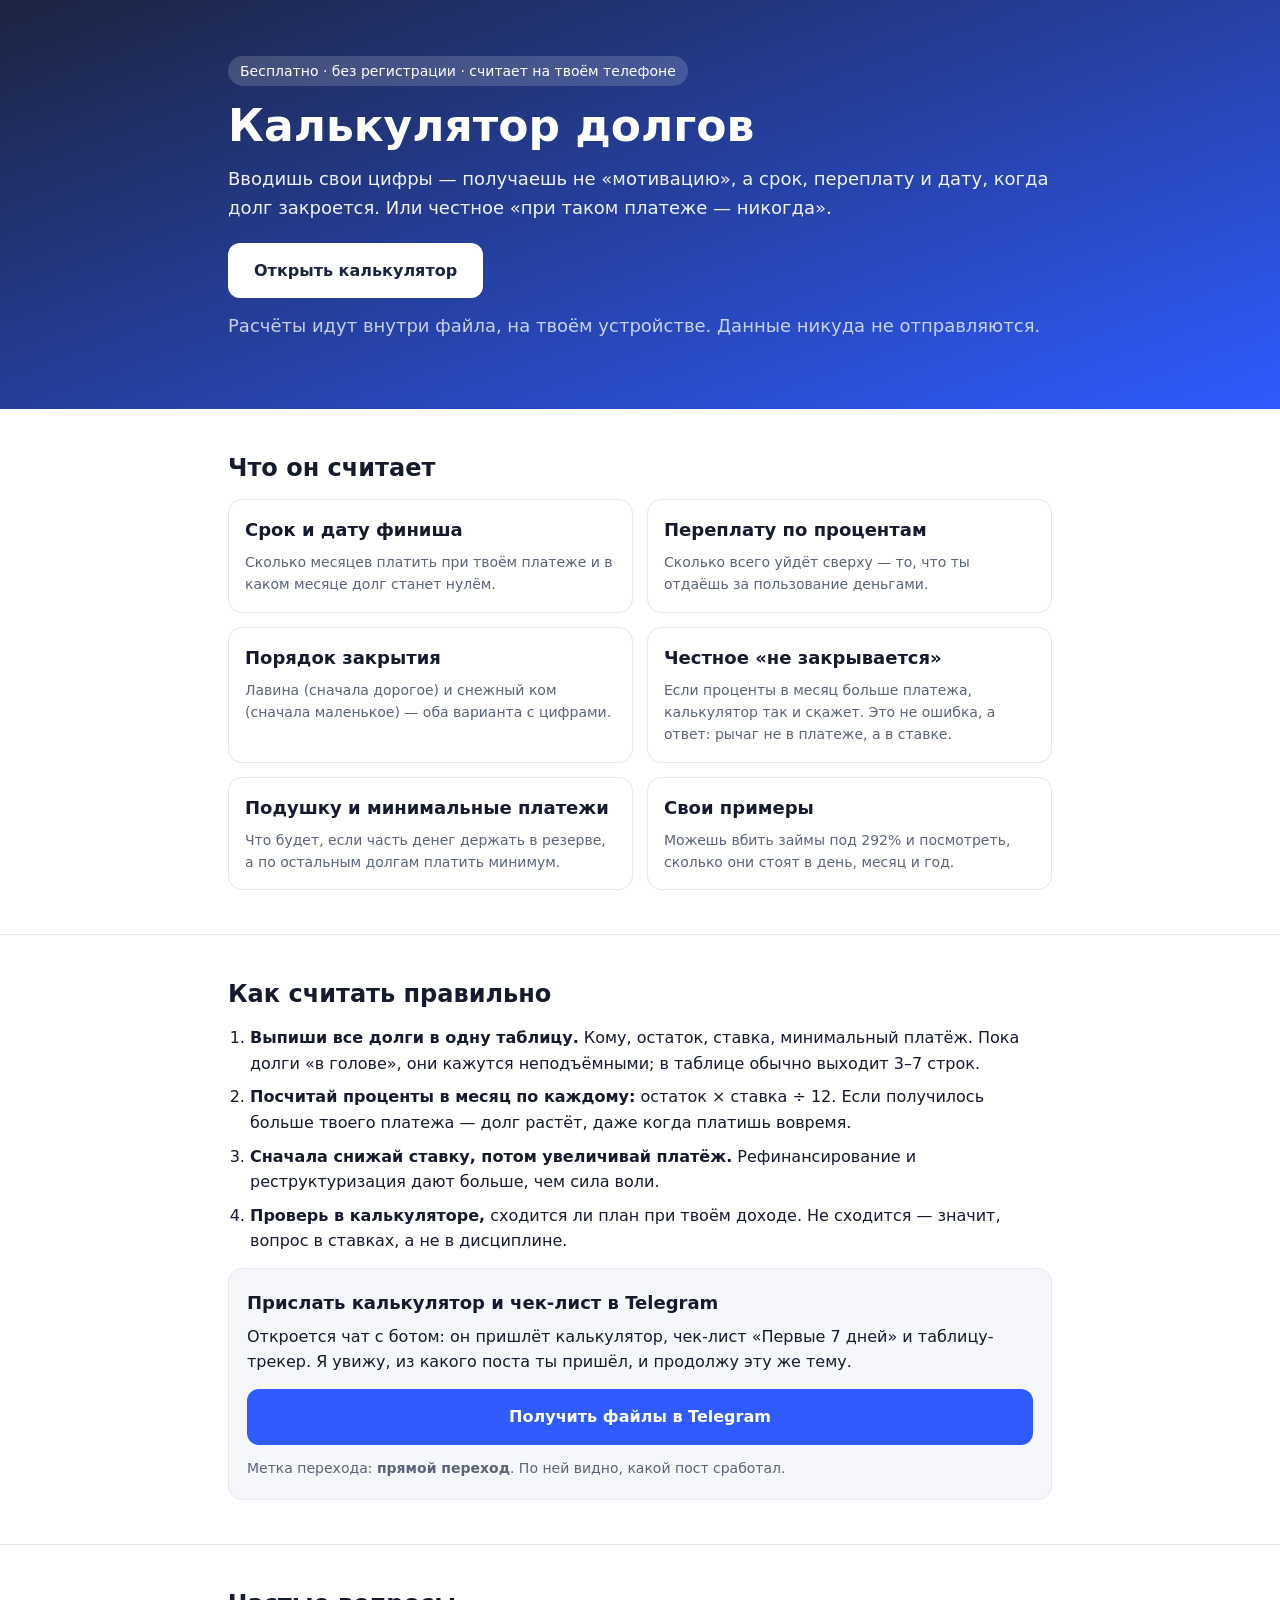
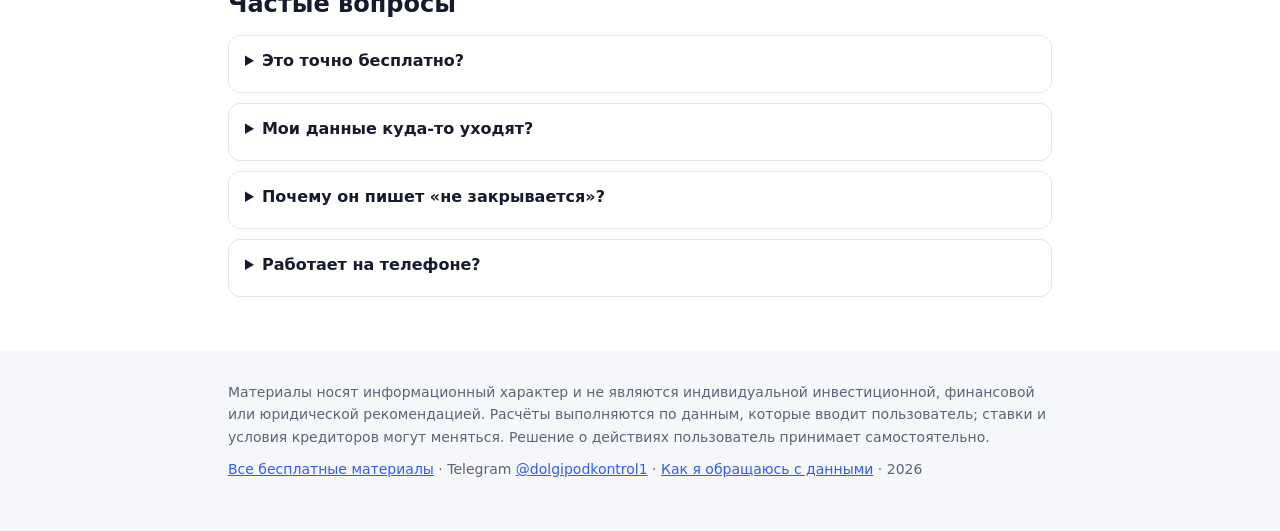
<file: kalkulyator.html>
<!DOCTYPE html>
<html lang="ru">
<head>
<meta charset="utf-8">
<meta name="viewport" content="width=device-width, initial-scale=1">
<title>Калькулятор долгов — бесплатно, без регистрации</title>
<meta name="description" content="Введи остаток, ставку и платёж — увидишь срок, переплату и дату, когда долг станет нулём. Считает лавину и снежный ком, честно говорит «не закрывается».">
<link rel="stylesheet" href="style.css">
</head>
<body>

<header class="hero">
  <div class="wrap">
    <span class="kicker">Бесплатно · без регистрации · считает на твоём телефоне</span>
    <h1>Калькулятор долгов</h1>
    <p>Вводишь свои цифры — получаешь не «мотивацию», а срок, переплату и дату, когда долг закроется. Или честное «при таком платеже — никогда».</p>
    <a class="btn" href="instrument-kalkulyator.html?from=direct" data-s-kodom>Открыть калькулятор</a>
    <p class="muted" style="margin-top:14px">Расчёты идут внутри файла, на твоём устройстве. Данные никуда не отправляются.</p>
  </div>
</header>

<section>
  <div class="wrap">
    <h2>Что он считает</h2>
    <div class="grid">
      <div class="card"><h3>Срок и дату финиша</h3><p>Сколько месяцев платить при твоём платеже и в каком месяце долг станет нулём.</p></div>
      <div class="card"><h3>Переплату по процентам</h3><p>Сколько всего уйдёт сверху — то, что ты отдаёшь за пользование деньгами.</p></div>
      <div class="card"><h3>Порядок закрытия</h3><p>Лавина (сначала дорогое) и снежный ком (сначала маленькое) — оба варианта с цифрами.</p></div>
      <div class="card"><h3>Честное «не закрывается»</h3><p>Если проценты в месяц больше платежа, калькулятор так и скажет. Это не ошибка, а ответ: рычаг не в платеже, а в ставке.</p></div>
      <div class="card"><h3>Подушку и минимальные платежи</h3><p>Что будет, если часть денег держать в резерве, а по остальным долгам платить минимум.</p></div>
      <div class="card"><h3>Свои примеры</h3><p>Можешь вбить займы под 292% и посмотреть, сколько они стоят в день, месяц и год.</p></div>
    </div>
  </div>
</section>

<section>
  <div class="wrap">
    <h2>Как считать правильно</h2>
    <ol>
      <li><b>Выпиши все долги в одну таблицу.</b> Кому, остаток, ставка, минимальный платёж. Пока долги «в голове», они кажутся неподъёмными; в таблице обычно выходит 3–7 строк.</li>
      <li><b>Посчитай проценты в месяц по каждому:</b> остаток × ставка ÷ 12. Если получилось больше твоего платежа — долг растёт, даже когда платишь вовремя.</li>
      <li><b>Сначала снижай ставку, потом увеличивай платёж.</b> Рефинансирование и реструктуризация дают больше, чем сила воли.</li>
      <li><b>Проверь в калькуляторе,</b> сходится ли план при твоём доходе. Не сходится — значит, вопрос в ставках, а не в дисциплине.</li>
    </ol>

    <div class="capture">
      <h3>Прислать калькулятор и чек-лист в Telegram</h3>
      <p>Откроется чат с ботом: он пришлёт калькулятор, чек-лист «Первые 7 дней» и таблицу-трекер. Я увижу, из какого поста ты пришёл, и продолжу эту же тему.</p>
      <a class="btn wide" data-bot href="https://t.me/KhetagJr_bot">Получить файлы в Telegram</a>
      <p class="otmetka">Метка перехода: <b data-pokazat-kod>прямой переход</b>. По ней видно, какой пост сработал.</p>
    </div>
  </div>
</section>

<section>
  <div class="wrap">
    <h2>Частые вопросы</h2>
    <details><summary>Это точно бесплатно?</summary><p>Да. Калькулятор и чек-лист бесплатны и остаются у тебя. Платный только полный набор — гайд, шаблоны писем и ИИ-помощник, который собирает план под твои цифры.</p></details>
    <details><summary>Мои данные куда-то уходят?</summary><p>Нет. Калькулятор — обычный файл: считает у тебя в браузере, без интернета и без отправки данных. Если решишь написать боту, он получит только твой ник в Telegram.</p></details>
    <details><summary>Почему он пишет «не закрывается»?</summary><p>Потому что при таком платеже проценты больше платежа и долг не уменьшается. Это самый полезный ответ калькулятора: значит, надо менять ставку — рефинансированием или реструктуризацией, а не платить сильнее.</p></details>
    <details><summary>Работает на телефоне?</summary><p>Да, страница сделана под телефон: поля крупные, лишнего не нужно. Можно считать хоть в очереди.</p></details>
  </div>
</section>

<footer>
  <div class="wrap">
    <p class="muted">Материалы носят информационный характер и не являются индивидуальной инвестиционной, финансовой или юридической рекомендацией. Расчёты выполняются по данным, которые вводит пользователь; ставки и условия кредиторов могут меняться. Решение о действиях пользователь принимает самостоятельно.</p>
    <p class="muted"><a href="index.html" data-s-kodom>Все бесплатные материалы</a> · Telegram <a href="https://t.me/dolgipodkontrol1" data-kanal>@dolgipodkontrol1</a> · <a href="politika.html">Как я обращаюсь с данными</a> · <span data-god>2026</span></p>
  </div>
</footer>

<div class="mobile-cta">
  <p class="podskazka">Калькулятор и чек-лист — бесплатно</p>
  <a class="btn wide" data-bot href="https://t.me/KhetagJr_bot">Получить в Telegram</a>
</div>

<script src="voronka.js"></script>
</body>
</html>
</file>
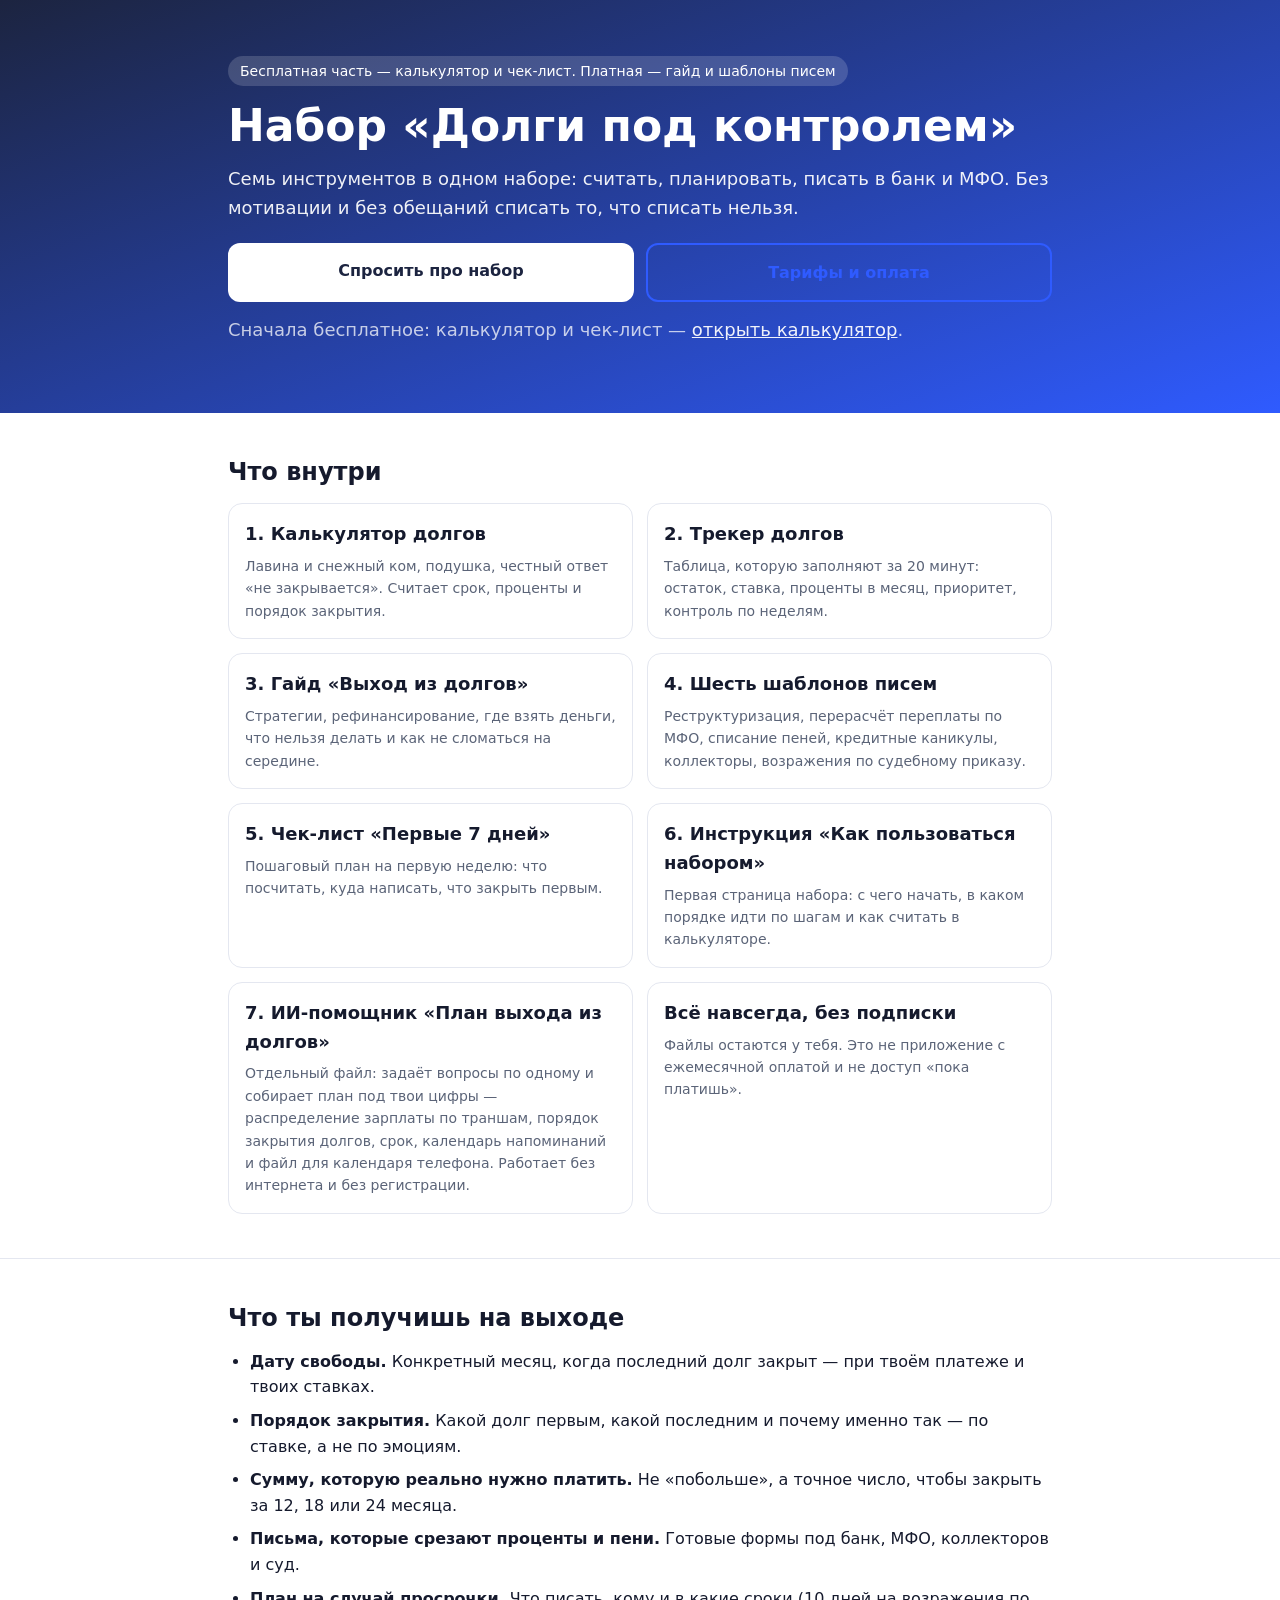
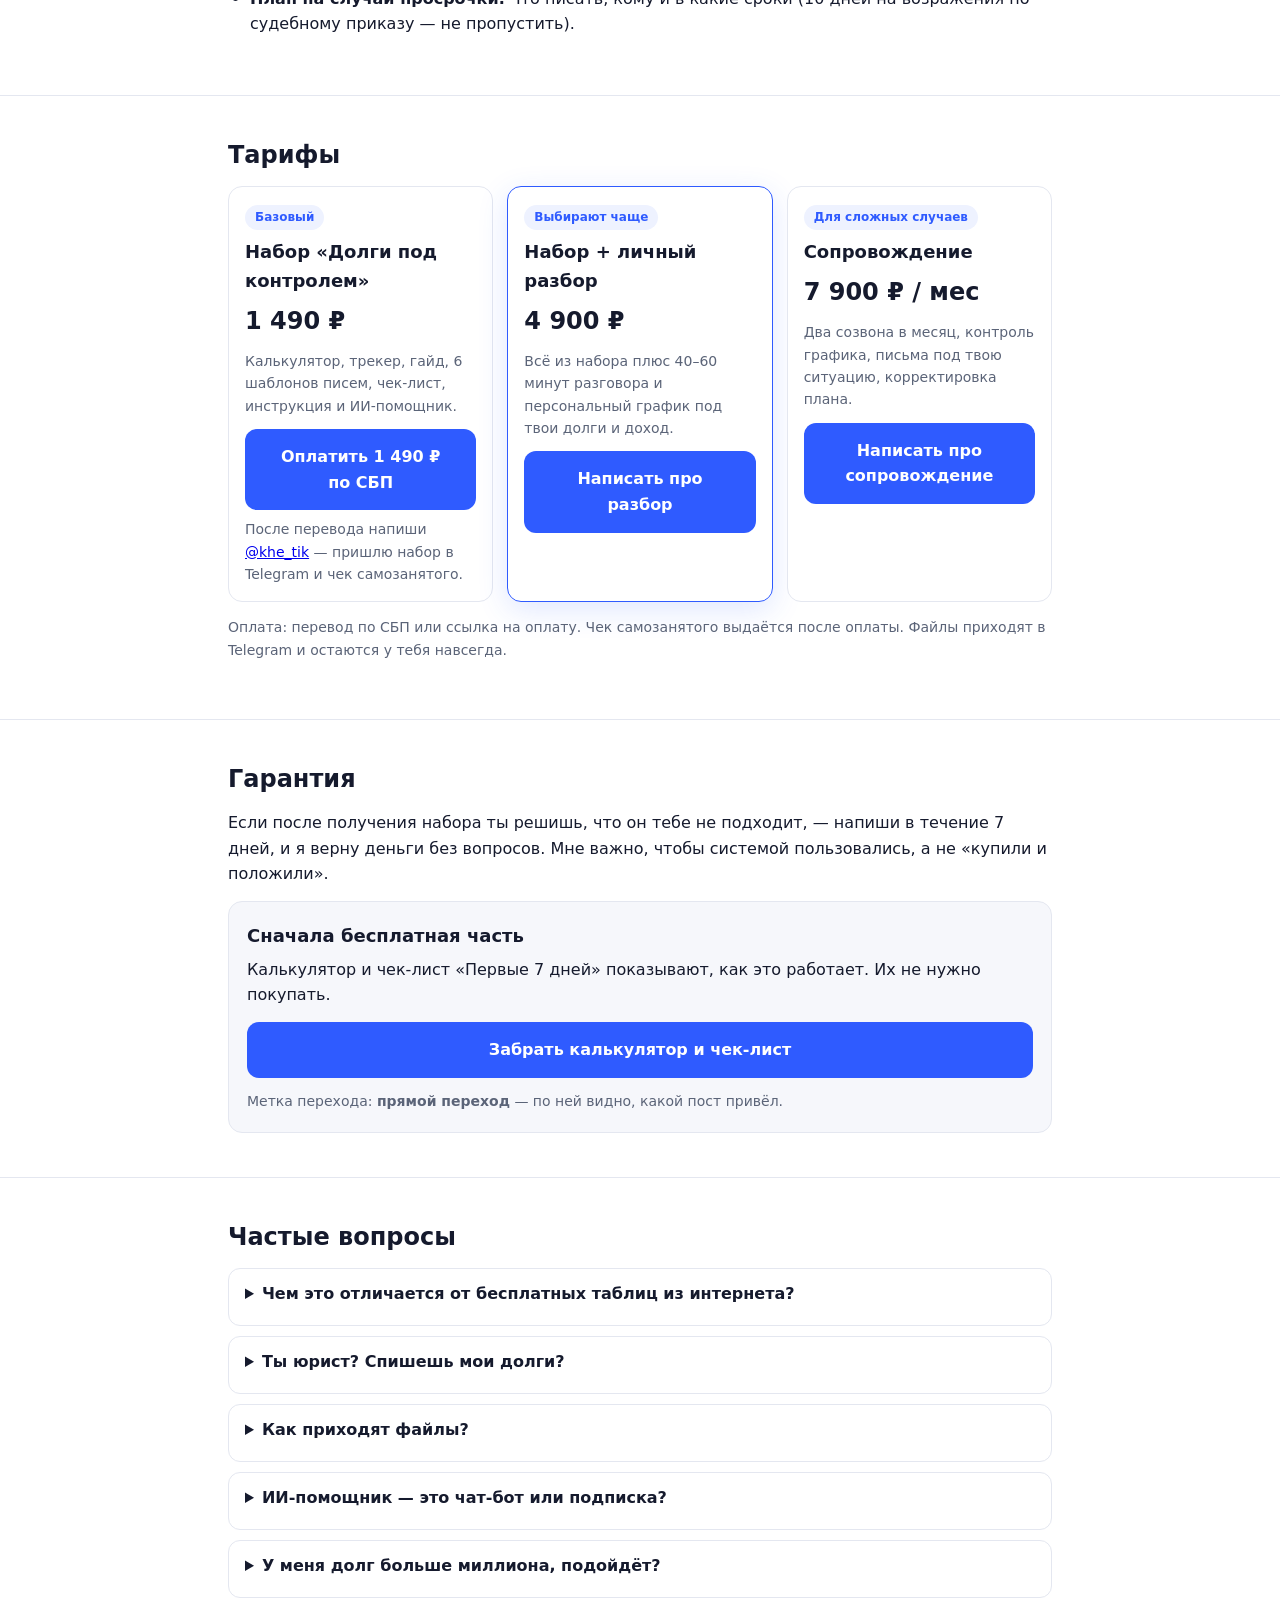
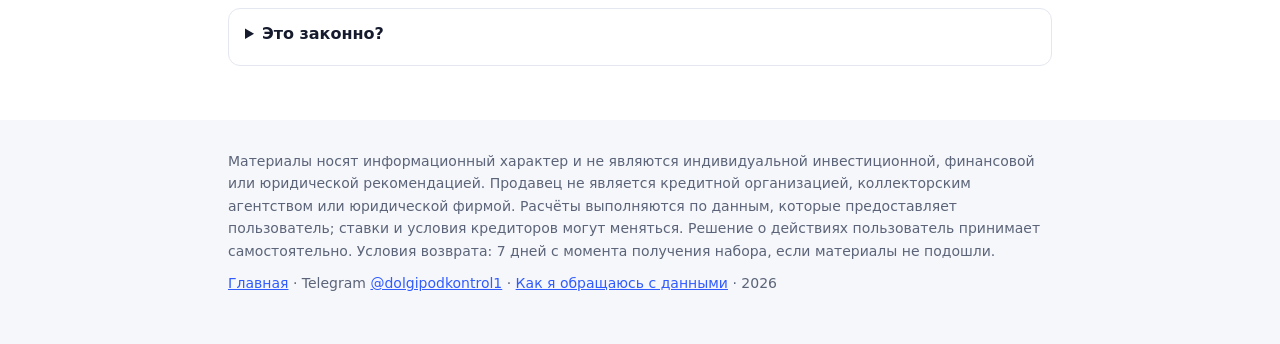
<file: nabor.html>
<!DOCTYPE html>
<html lang="ru">
<head>
<meta charset="utf-8">
<meta name="viewport" content="width=device-width, initial-scale=1">
<title>Набор «Долги под контролем» — что внутри и как получить</title>
<meta name="description" content="Калькулятор, трекер, гайд из 8 шагов, 6 шаблонов писем в банк, МФО и суд, чек-лист «Первые 7 дней» и ИИ-помощник, который собирает план под твои цифры.">
<link rel="stylesheet" href="style.css">
</head>
<body>

<header class="hero">
  <div class="wrap">
    <span class="kicker">Бесплатная часть — калькулятор и чек-лист. Платная — гайд и шаблоны писем</span>
    <h1>Набор «Долги под контролем»</h1>
    <p>Семь инструментов в одном наборе: считать, планировать, писать в банк и МФО. Без мотивации и без обещаний списать то, что списать нельзя.</p>
    <div class="button-row">
      <a class="btn" data-bot="nabor" href="https://t.me/KhetagJr_bot">Спросить про набор</a>
      <a class="btn ghost" href="#tarify">Тарифы и оплата</a>
    </div>
    <p class="muted" style="margin-top:14px">Сначала бесплатное: калькулятор и чек-лист — <a href="kalkulyator.html" data-s-kodom style="color:#fff">открыть калькулятор</a>.</p>
  </div>
</header>

<section>
  <div class="wrap">
    <h2>Что внутри</h2>
    <div class="grid">
      <div class="card"><h3>1. Калькулятор долгов</h3><p>Лавина и снежный ком, подушка, честный ответ «не закрывается». Считает срок, проценты и порядок закрытия.</p></div>
      <div class="card"><h3>2. Трекер долгов</h3><p>Таблица, которую заполняют за 20 минут: остаток, ставка, проценты в месяц, приоритет, контроль по неделям.</p></div>
      <div class="card"><h3>3. Гайд «Выход из долгов»</h3><p>Стратегии, рефинансирование, где взять деньги, что нельзя делать и как не сломаться на середине.</p></div>
      <div class="card"><h3>4. Шесть шаблонов писем</h3><p>Реструктуризация, перерасчёт переплаты по МФО, списание пеней, кредитные каникулы, коллекторы, возражения по судебному приказу.</p></div>
      <div class="card"><h3>5. Чек-лист «Первые 7 дней»</h3><p>Пошаговый план на первую неделю: что посчитать, куда написать, что закрыть первым.</p></div>
      <div class="card"><h3>6. Инструкция «Как пользоваться набором»</h3><p>Первая страница набора: с чего начать, в каком порядке идти по шагам и как считать в калькуляторе.</p></div>
      <div class="card"><h3>7. ИИ-помощник «План выхода из долгов»</h3><p>Отдельный файл: задаёт вопросы по одному и собирает план под твои цифры — распределение зарплаты по траншам, порядок закрытия долгов, срок, календарь напоминаний и файл для календаря телефона. Работает без интернета и без регистрации.</p></div>
      <div class="card"><h3>Всё навсегда, без подписки</h3><p>Файлы остаются у тебя. Это не приложение с ежемесячной оплатой и не доступ «пока платишь».</p></div>
    </div>
  </div>
</section>

<section>
  <div class="wrap">
    <h2>Что ты получишь на выходе</h2>
    <ul>
      <li><b>Дату свободы.</b> Конкретный месяц, когда последний долг закрыт — при твоём платеже и твоих ставках.</li>
      <li><b>Порядок закрытия.</b> Какой долг первым, какой последним и почему именно так — по ставке, а не по эмоциям.</li>
      <li><b>Сумму, которую реально нужно платить.</b> Не «побольше», а точное число, чтобы закрыть за 12, 18 или 24 месяца.</li>
      <li><b>Письма, которые срезают проценты и пени.</b> Готовые формы под банк, МФО, коллекторов и суд.</li>
      <li><b>План на случай просрочки.</b> Что писать, кому и в какие сроки (10 дней на возражения по судебному приказу — не пропустить).</li>
    </ul>
  </div>
</section>

<section id="tarify">
  <div class="wrap">
    <h2>Тарифы</h2>
    <div class="grid tri">
      <div class="card">
        <span class="tag">Базовый</span>
        <h3>Набор «Долги под контролем»</h3>
        <div class="num">1 490 ₽</div>
        <p>Калькулятор, трекер, гайд, 6 шаблонов писем, чек-лист, инструкция и ИИ-помощник.</p>
        <p style="margin-top:12px"><a class="btn wide" href="https://www.sberbank.ru/ru/choise_bank?requisiteNumber=79858532608&amp;bankCode=100000000111">Оплатить 1 490 ₽ по СБП</a></p>
        <p class="muted" style="margin-top:8px">После перевода напиши <a href="https://t.me/khe_tik" rel="noopener">@khe_tik</a> — пришлю набор в Telegram и чек самозанятого.</p>
      </div>
      <div class="card hot">
        <span class="tag">Выбирают чаще</span>
        <h3>Набор + личный разбор</h3>
        <div class="num">4 900 ₽</div>
        <p>Всё из набора плюс 40–60 минут разговора и персональный график под твои долги и доход.</p>
        <p style="margin-top:12px"><a class="btn wide" data-bot="razbor" href="https://t.me/KhetagJr_bot">Написать про разбор</a></p>
      </div>
      <div class="card">
        <span class="tag">Для сложных случаев</span>
        <h3>Сопровождение</h3>
        <div class="num">7 900 ₽ / мес</div>
        <p>Два созвона в месяц, контроль графика, письма под твою ситуацию, корректировка плана.</p>
        <p style="margin-top:12px"><a class="btn wide" data-bot="soprovozhdenie" href="https://t.me/KhetagJr_bot">Написать про сопровождение</a></p>
      </div>
    </div>
    <p class="muted" style="margin-top:14px">Оплата: перевод по СБП или ссылка на оплату. Чек самозанятого выдаётся после оплаты. Файлы приходят в Telegram и остаются у тебя навсегда.</p>
  </div>
</section>

<section>
  <div class="wrap">
    <h2>Гарантия</h2>
    <p>Если после получения набора ты решишь, что он тебе не подходит, — напиши в течение 7 дней, и я верну деньги без вопросов. Мне важно, чтобы системой пользовались, а не «купили и положили».</p>
    <div class="capture">
      <h3>Сначала бесплатная часть</h3>
      <p>Калькулятор и чек-лист «Первые 7 дней» показывают, как это работает. Их не нужно покупать.</p>
      <a class="btn wide" data-bot="free" href="https://t.me/KhetagJr_bot">Забрать калькулятор и чек-лист</a>
      <p class="otmetka">Метка перехода: <b data-pokazat-kod>прямой переход</b> — по ней видно, какой пост привёл.</p>
    </div>
  </div>
</section>

<section>
  <div class="wrap">
    <h2>Частые вопросы</h2>
    <details><summary>Чем это отличается от бесплатных таблиц из интернета?</summary><p>Тем, что считает правильно: учитывает лавину и снежный ком, подушку, законный потолок переплаты по микрозаймам, ставку по картам после льготного периода. И честно говорит «при таком платеже долг не закрывается» вместо красивой картинки.</p></details>
    <details><summary>Ты юрист? Спишешь мои долги?</summary><p>Нет. Я не списываю долги и не обещаю этого — так делают только мошенники или процедура банкротства через юриста. Я даю расчёт, порядок действий и готовые письма, которые помогают договориться с банком и МФО.</p></details>
    <details><summary>Как приходят файлы?</summary><p>После оплаты — в Telegram: архив с тремя файлами и инструкцией. Два файла открываются прямо в браузере, интернет и регистрация им не нужны. Чек самозанятого присылаю отдельным сообщением.</p></details>
    <details><summary>ИИ-помощник — это чат-бот или подписка?</summary><p>Нет. Это обычный файл, который открывается в браузере: без интернета, без регистрации, без подписки и без передачи твоих данных — расчёты идут внутри файла, на твоём устройстве.</p></details>
    <details><summary>У меня долг больше миллиона, подойдёт?</summary><p>Да, калькулятор и трекер работают на любых суммах. Если сумма и доход такие, что план не сходится, это будет видно сразу — и тогда разговор будет про другие инструменты.</p></details>
    <details><summary>Это законно?</summary><p>Да: расчёты, таблицы и шаблоны обращений — обычная информация. Я оформлен как самозанятый, после оплаты выдаю чек.</p></details>
  </div>
</section>

<footer>
  <div class="wrap">
    <p class="muted">Материалы носят информационный характер и не являются индивидуальной инвестиционной, финансовой или юридической рекомендацией. Продавец не является кредитной организацией, коллекторским агентством или юридической фирмой. Расчёты выполняются по данным, которые предоставляет пользователь; ставки и условия кредиторов могут меняться. Решение о действиях пользователь принимает самостоятельно. Условия возврата: 7 дней с момента получения набора, если материалы не подошли.</p>
    <p class="muted"><a href="index.html" data-s-kodom>Главная</a> · Telegram <a href="https://t.me/dolgipodkontrol1" data-kanal>@dolgipodkontrol1</a> · <a href="politika.html">Как я обращаюсь с данными</a> · <span data-god>2026</span></p>
  </div>
</footer>

<div class="mobile-cta">
  <p class="podskazka">Сначала бесплатное: калькулятор и чек-лист</p>
  <a class="btn wide" data-bot="free" href="https://t.me/KhetagJr_bot">Получить в Telegram</a>
</div>

<script src="voronka.js"></script>
</body>
</html>
</file>
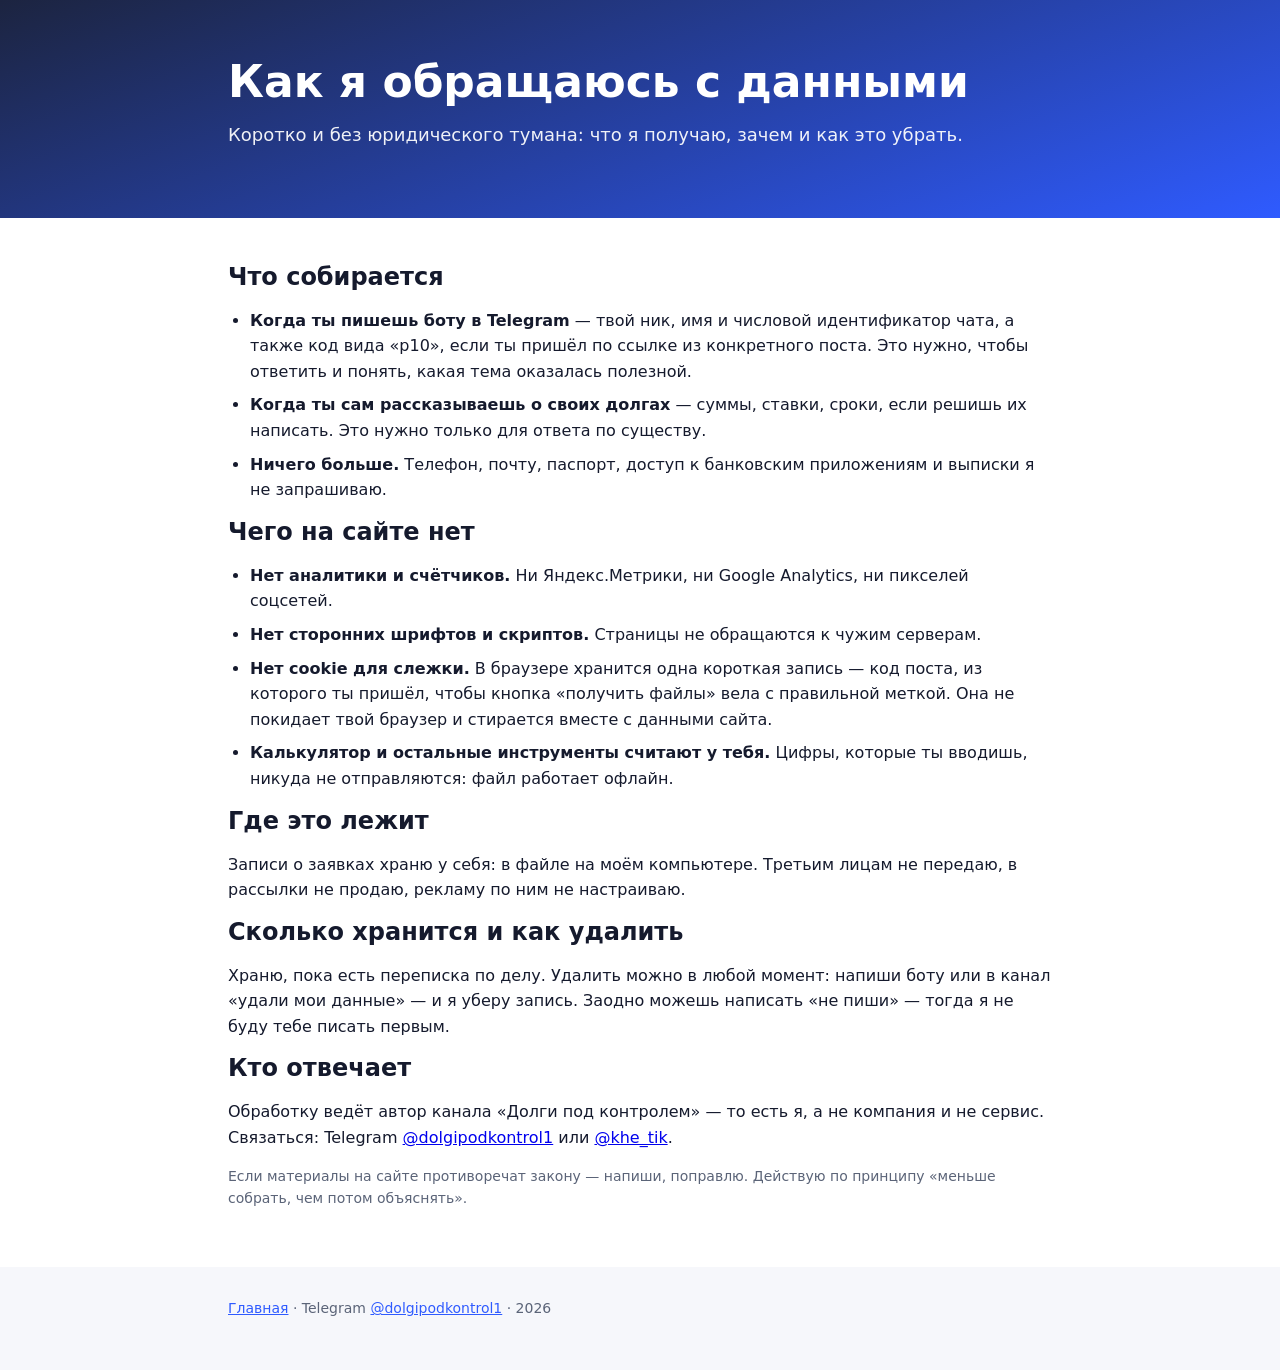
<file: politika.html>
<!DOCTYPE html>
<html lang="ru">
<head>
<meta charset="utf-8">
<meta name="viewport" content="width=device-width, initial-scale=1">
<title>Как я обращаюсь с данными</title>
<meta name="description" content="Какие данные собираются, зачем, где хранятся и как удалить. Без аналитики, без передачи третьим лицам.">
<link rel="stylesheet" href="style.css">
</head>
<body>

<header class="hero">
  <div class="wrap">
    <h1>Как я обращаюсь с данными</h1>
    <p>Коротко и без юридического тумана: что я получаю, зачем и как это убрать.</p>
  </div>
</header>

<section>
  <div class="wrap">
    <h2>Что собирается</h2>
    <ul>
      <li><b>Когда ты пишешь боту в Telegram</b> — твой ник, имя и числовой идентификатор чата, а также код вида «p10», если ты пришёл по ссылке из конкретного поста. Это нужно, чтобы ответить и понять, какая тема оказалась полезной.</li>
      <li><b>Когда ты сам рассказываешь о своих долгах</b> — суммы, ставки, сроки, если решишь их написать. Это нужно только для ответа по существу.</li>
      <li><b>Ничего больше.</b> Телефон, почту, паспорт, доступ к банковским приложениям и выписки я не запрашиваю.</li>
    </ul>

    <h2>Чего на сайте нет</h2>
    <ul>
      <li><b>Нет аналитики и счётчиков.</b> Ни Яндекс.Метрики, ни Google Analytics, ни пикселей соцсетей.</li>
      <li><b>Нет сторонних шрифтов и скриптов.</b> Страницы не обращаются к чужим серверам.</li>
      <li><b>Нет cookie для слежки.</b> В браузере хранится одна короткая запись — код поста, из которого ты пришёл, чтобы кнопка «получить файлы» вела с правильной меткой. Она не покидает твой браузер и стирается вместе с данными сайта.</li>
      <li><b>Калькулятор и остальные инструменты считают у тебя.</b> Цифры, которые ты вводишь, никуда не отправляются: файл работает офлайн.</li>
    </ul>

    <h2>Где это лежит</h2>
    <p>Записи о заявках храню у себя: в файле на моём компьютере. Третьим лицам не передаю, в рассылки не продаю, рекламу по ним не настраиваю.</p>

    <h2>Сколько хранится и как удалить</h2>
    <p>Храню, пока есть переписка по делу. Удалить можно в любой момент: напиши боту или в канал «удали мои данные» — и я уберу запись. Заодно можешь написать «не пиши» — тогда я не буду тебе писать первым.</p>

    <h2>Кто отвечает</h2>
    <p>Обработку ведёт автор канала «Долги под контролем» — то есть я, а не компания и не сервис. Связаться: Telegram <a href="https://t.me/dolgipodkontrol1" data-kanal>@dolgipodkontrol1</a> или <a href="https://t.me/khe_tik" rel="noopener">@khe_tik</a>.</p>
    <p class="muted">Если материалы на сайте противоречат закону — напиши, поправлю. Действую по принципу «меньше собрать, чем потом объяснять».</p>
  </div>
</section>

<footer>
  <div class="wrap">
    <p class="muted"><a href="index.html">Главная</a> · Telegram <a href="https://t.me/dolgipodkontrol1" data-kanal>@dolgipodkontrol1</a> · <span data-god>2026</span></p>
  </div>
</footer>

<script src="voronka.js"></script>
</body>
</html>
</file>
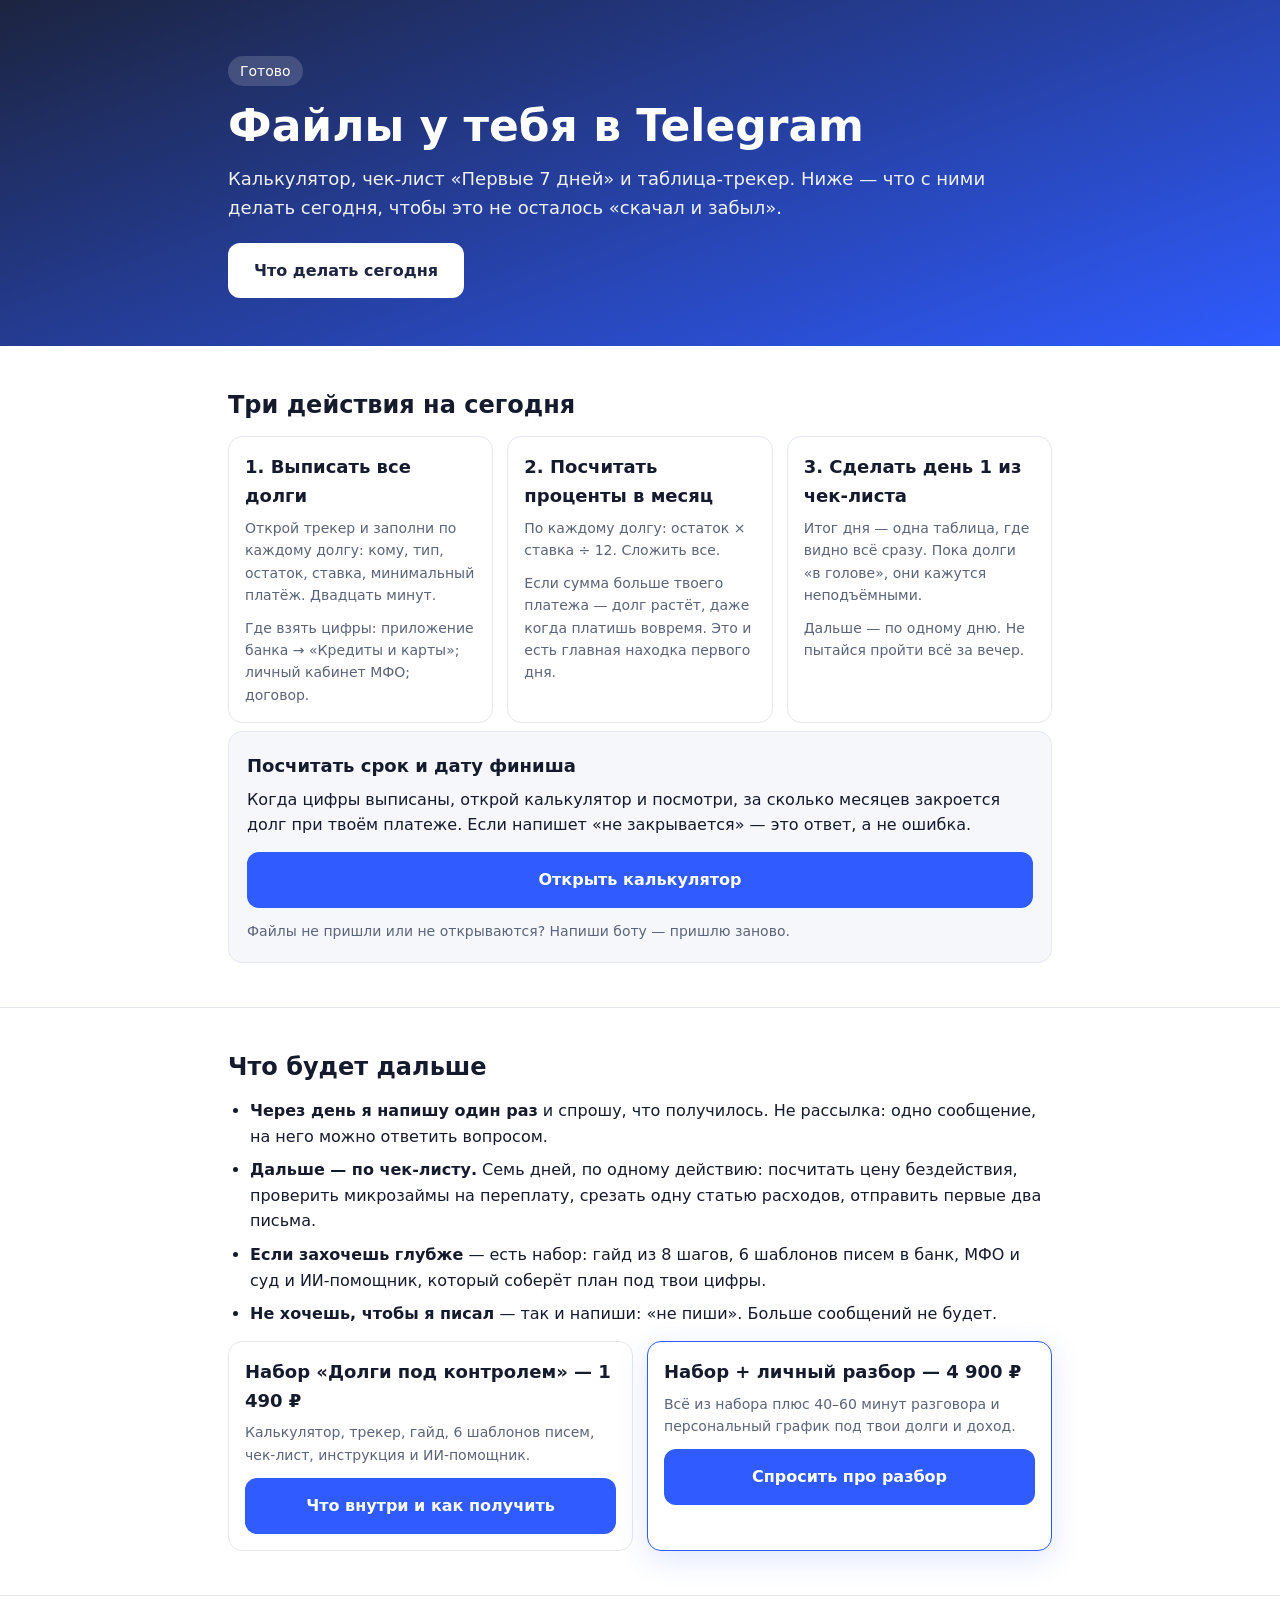
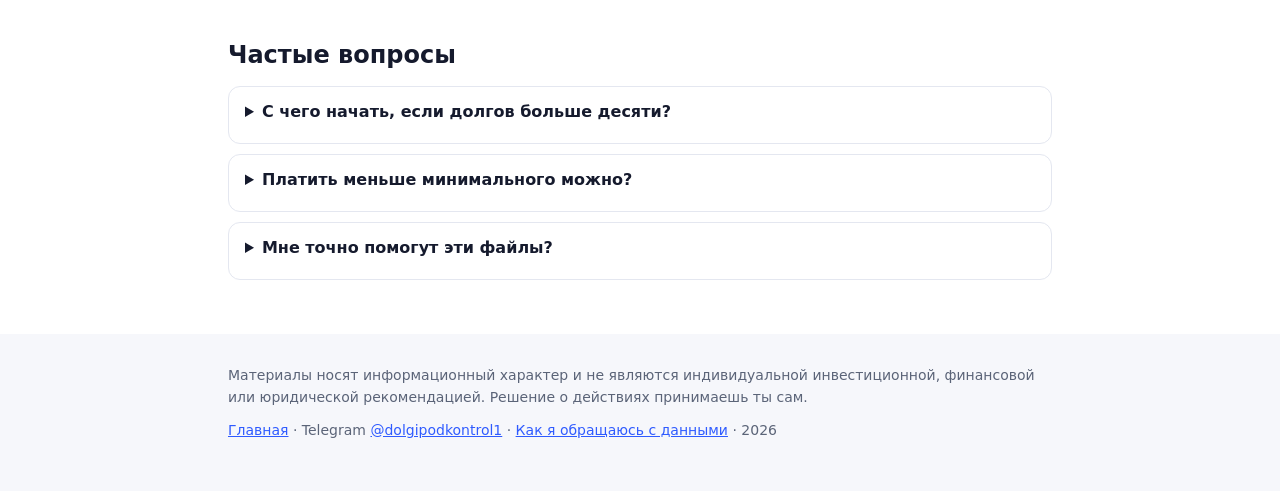
<file: spasibo.html>
<!DOCTYPE html>
<html lang="ru">
<head>
<meta charset="utf-8">
<meta name="viewport" content="width=device-width, initial-scale=1">
<title>Файлы отправлены — что делать сегодня</title>
<meta name="description" content="Три файла у тебя в Telegram. Три действия на сегодня: выписать долги, посчитать проценты, сделать день 1 из чек-листа.">
<link rel="stylesheet" href="style.css">
</head>
<body>

<header class="hero">
  <div class="wrap">
    <span class="kicker">Готово</span>
    <h1>Файлы у тебя в Telegram</h1>
    <p>Калькулятор, чек-лист «Первые 7 дней» и таблица-трекер. Ниже — что с ними делать сегодня, чтобы это не осталось «скачал и забыл».</p>
    <a class="btn" href="#segodnya">Что делать сегодня</a>
  </div>
</header>

<section id="segodnya">
  <div class="wrap">
    <h2>Три действия на сегодня</h2>
    <div class="grid tri">
      <div class="card">
        <h3>1. Выписать все долги</h3>
        <p>Открой трекер и заполни по каждому долгу: кому, тип, остаток, ставка, минимальный платёж. Двадцать минут.</p>
        <p class="muted" style="margin-top:10px">Где взять цифры: приложение банка → «Кредиты и карты»; личный кабинет МФО; договор.</p>
      </div>
      <div class="card">
        <h3>2. Посчитать проценты в месяц</h3>
        <p>По каждому долгу: остаток × ставка ÷ 12. Сложить все.</p>
        <p class="muted" style="margin-top:10px">Если сумма больше твоего платежа — долг растёт, даже когда платишь вовремя. Это и есть главная находка первого дня.</p>
      </div>
      <div class="card">
        <h3>3. Сделать день 1 из чек-листа</h3>
        <p>Итог дня — одна таблица, где видно всё сразу. Пока долги «в голове», они кажутся неподъёмными.</p>
        <p class="muted" style="margin-top:10px">Дальше — по одному дню. Не пытайся пройти всё за вечер.</p>
      </div>
    </div>

    <div class="capture">
      <h3>Посчитать срок и дату финиша</h3>
      <p>Когда цифры выписаны, открой калькулятор и посмотри, за сколько месяцев закроется долг при твоём платеже. Если напишет «не закрывается» — это ответ, а не ошибка.</p>
      <a class="btn wide" href="instrument-kalkulyator.html" data-s-kodom>Открыть калькулятор</a>
      <p class="otmetka">Файлы не пришли или не открываются? Напиши боту — пришлю заново.</p>
    </div>
  </div>
</section>

<section>
  <div class="wrap">
    <h2>Что будет дальше</h2>
    <ul>
      <li><b>Через день я напишу один раз</b> и спрошу, что получилось. Не рассылка: одно сообщение, на него можно ответить вопросом.</li>
      <li><b>Дальше — по чек-листу.</b> Семь дней, по одному действию: посчитать цену бездействия, проверить микрозаймы на переплату, срезать одну статью расходов, отправить первые два письма.</li>
      <li><b>Если захочешь глубже</b> — есть набор: гайд из 8 шагов, 6 шаблонов писем в банк, МФО и суд и ИИ-помощник, который соберёт план под твои цифры.</li>
      <li><b>Не хочешь, чтобы я писал</b> — так и напиши: «не пиши». Больше сообщений не будет.</li>
    </ul>

    <div class="grid">
      <div class="card">
        <h3>Набор «Долги под контролем» — 1 490 ₽</h3>
        <p>Калькулятор, трекер, гайд, 6 шаблонов писем, чек-лист, инструкция и ИИ-помощник.</p>
        <p style="margin-top:12px"><a class="btn wide" href="nabor.html" data-s-kodom>Что внутри и как получить</a></p>
      </div>
      <div class="card hot">
        <h3>Набор + личный разбор — 4 900 ₽</h3>
        <p>Всё из набора плюс 40–60 минут разговора и персональный график под твои долги и доход.</p>
        <p style="margin-top:12px"><a class="btn wide" data-bot="razbor" href="https://t.me/KhetagJr_bot">Спросить про разбор</a></p>
      </div>
    </div>
  </div>
</section>

<section>
  <div class="wrap">
    <h2>Частые вопросы</h2>
    <details><summary>С чего начать, если долгов больше десяти?</summary><p>Всё равно с таблицы. Десять строк — это не десять проблем, а один список. Дальше смотришь на ставки: сначала закрывается самое дорогое.</p></details>
    <details><summary>Платить меньше минимального можно?</summary><p>Это просрочка, и она ухудшает историю. Если платить нечем — правильный путь заявление о реструктуризации или кредитных каникулах, а не «пропущу месяц».</p></details>
    <details><summary>Мне точно помогут эти файлы?</summary><p>Файлы не списывают долги. Они показывают цифры и порядок действий: сколько стоит бездействие, что закрывать первым, какие письма отправить. Дальше решение за тобой.</p></details>
  </div>
</section>

<footer>
  <div class="wrap">
    <p class="muted">Материалы носят информационный характер и не являются индивидуальной инвестиционной, финансовой или юридической рекомендацией. Решение о действиях принимаешь ты сам.</p>
    <p class="muted"><a href="index.html" data-s-kodom>Главная</a> · Telegram <a href="https://t.me/dolgipodkontrol1" data-kanal>@dolgipodkontrol1</a> · <a href="politika.html">Как я обращаюсь с данными</a> · <span data-god>2026</span></p>
  </div>
</footer>

<div class="mobile-cta">
  <p class="podskazka">Посчитать срок и дату финиша</p>
  <a class="btn wide" href="instrument-kalkulyator.html" data-s-kodom>Открыть калькулятор</a>
</div>

<script src="voronka.js"></script>
</body>
</html>
</file>
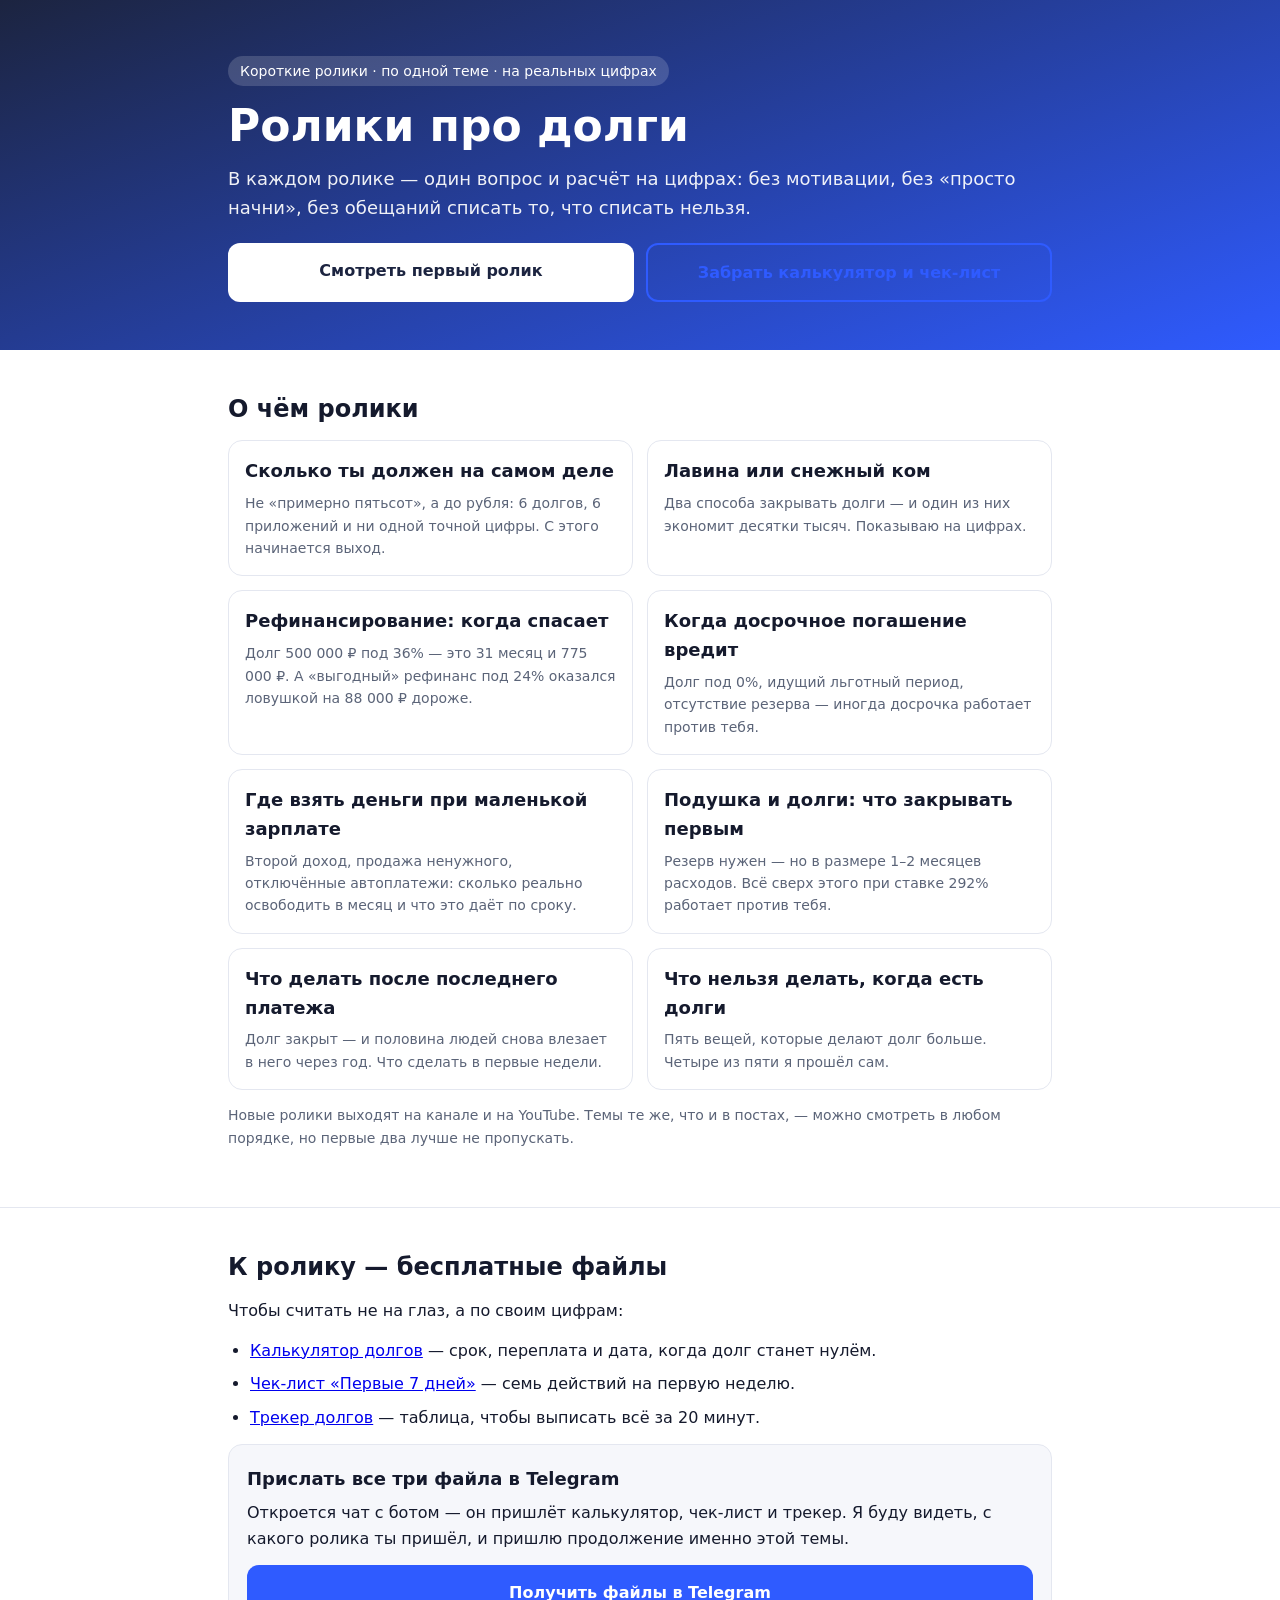
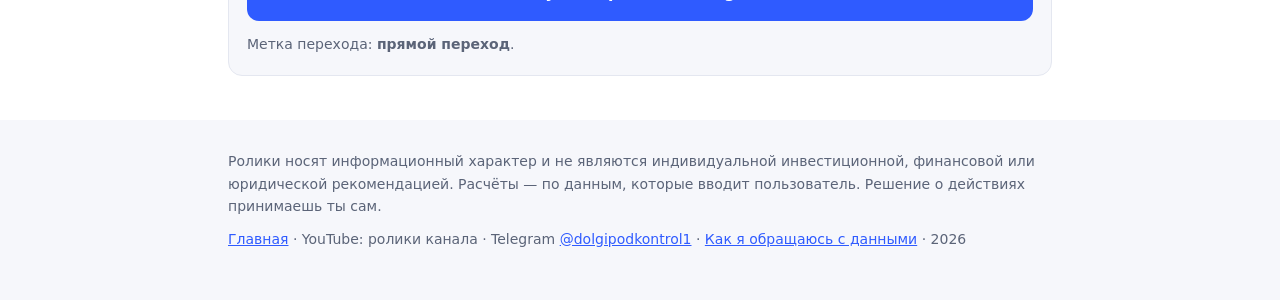
<file: video.html>
<!DOCTYPE html>
<html lang="ru">
<head>
<meta charset="utf-8">
<meta name="viewport" content="width=device-width, initial-scale=1">
<title>Ролики про долги — считать, а не надеяться</title>
<meta name="description" content="Короткие ролики по долгам: как посчитать точно, лавина и снежный ком, рефинансирование, досрочное погашение, подушка. К каждому — бесплатный калькулятор и чек-лист.">
<link rel="stylesheet" href="style.css">
</head>
<body>

<header class="hero">
  <div class="wrap">
    <span class="kicker">Короткие ролики · по одной теме · на реальных цифрах</span>
    <h1>Ролики про долги</h1>
    <p>В каждом ролике — один вопрос и расчёт на цифрах: без мотивации, без «просто начни», без обещаний списать то, что списать нельзя.</p>
    <div class="button-row">
      <a class="btn" href="https://youtu.be/kyw3ns7OQHQ" rel="noopener">Смотреть первый ролик</a>
      <a class="btn ghost" data-bot="yt" href="https://t.me/KhetagJr_bot">Забрать калькулятор и чек-лист</a>
    </div>
  </div>
</header>

<section>
  <div class="wrap">
    <h2>О чём ролики</h2>
    <div class="grid">
      <div class="card"><h3>Сколько ты должен на самом деле</h3><p>Не «примерно пятьсот», а до рубля: 6 долгов, 6 приложений и ни одной точной цифры. С этого начинается выход.</p></div>
      <div class="card"><h3>Лавина или снежный ком</h3><p>Два способа закрывать долги — и один из них экономит десятки тысяч. Показываю на цифрах.</p></div>
      <div class="card"><h3>Рефинансирование: когда спасает</h3><p>Долг 500 000 ₽ под 36% — это 31 месяц и 775 000 ₽. А «выгодный» рефинанс под 24% оказался ловушкой на 88 000 ₽ дороже.</p></div>
      <div class="card"><h3>Когда досрочное погашение вредит</h3><p>Долг под 0%, идущий льготный период, отсутствие резерва — иногда досрочка работает против тебя.</p></div>
      <div class="card"><h3>Где взять деньги при маленькой зарплате</h3><p>Второй доход, продажа ненужного, отключённые автоплатежи: сколько реально освободить в месяц и что это даёт по сроку.</p></div>
      <div class="card"><h3>Подушка и долги: что закрывать первым</h3><p>Резерв нужен — но в размере 1–2 месяцев расходов. Всё сверх этого при ставке 292% работает против тебя.</p></div>
      <div class="card"><h3>Что делать после последнего платежа</h3><p>Долг закрыт — и половина людей снова влезает в него через год. Что сделать в первые недели.</p></div>
      <div class="card"><h3>Что нельзя делать, когда есть долги</h3><p>Пять вещей, которые делают долг больше. Четыре из пяти я прошёл сам.</p></div>
    </div>
    <p class="muted" style="margin-top:14px">Новые ролики выходят на канале и на YouTube. Темы те же, что и в постах, — можно смотреть в любом порядке, но первые два лучше не пропускать.</p>
  </div>
</section>

<section>
  <div class="wrap">
    <h2>К ролику — бесплатные файлы</h2>
    <p>Чтобы считать не на глаз, а по своим цифрам:</p>
    <ul>
      <li><a href="kalkulyator.html" data-s-kodom>Калькулятор долгов</a> — срок, переплата и дата, когда долг станет нулём.</li>
      <li><a href="cheklist.html" data-s-kodom>Чек-лист «Первые 7 дней»</a> — семь действий на первую неделю.</li>
      <li><a href="materialy/treker-dolgov.csv" download>Трекер долгов</a> — таблица, чтобы выписать всё за 20 минут.</li>
    </ul>

    <div class="capture">
      <h3>Прислать все три файла в Telegram</h3>
      <p>Откроется чат с ботом — он пришлёт калькулятор, чек-лист и трекер. Я буду видеть, с какого ролика ты пришёл, и пришлю продолжение именно этой темы.</p>
      <a class="btn wide" data-bot="yt" href="https://t.me/KhetagJr_bot">Получить файлы в Telegram</a>
      <p class="otmetka">Метка перехода: <b data-pokazat-kod>прямой переход</b>.</p>
    </div>
  </div>
</section>

<footer>
  <div class="wrap">
    <p class="muted">Ролики носят информационный характер и не являются индивидуальной инвестиционной, финансовой или юридической рекомендацией. Расчёты — по данным, которые вводит пользователь. Решение о действиях принимаешь ты сам.</p>
    <p class="muted"><a href="index.html" data-s-kodom>Главная</a> · YouTube: ролики канала · Telegram <a href="https://t.me/dolgipodkontrol1" data-kanal>@dolgipodkontrol1</a> · <a href="politika.html">Как я обращаюсь с данными</a> · <span data-god>2026</span></p>
  </div>
</footer>

<div class="mobile-cta">
  <p class="podskazka">Калькулятор и чек-лист — бесплатно</p>
  <a class="btn wide" data-bot="yt" href="https://t.me/KhetagJr_bot">Получить в Telegram</a>
</div>

<script src="voronka.js"></script>
</body>
</html>
</file>
<file: style.css>
/* Общий стиль страниц воронки «Долги под контролем».
   Мобильный — основной: сначала телефон, потом расширяем.
   Никаких внешних шрифтов и скриптов: только системные, как в файлах-инструментах. */

:root {
  --ink: #151a2d;
  --muted: #5b6478;
  --line: #e4e7f0;
  --accent: #2f5bff;
  --accent-dark: #1c3fd0;
  --bg: #f6f7fb;
  --card: #fff;
  --good: #0f7b43;
  --warn: #b42318;
  --radius: 14px;
  /* Размеры текста: базовый никогда не ниже 16px — иначе Safari зумит при вводе */
  --text-sm: 0.875rem;
  --text-base: 1rem;
  --text-lg: 1.125rem;
  --text-xl: 1.25rem;
  --text-2xl: 1.5rem;
  --text-3xl: 1.875rem;
}

* { box-sizing: border-box; }

html { -webkit-text-size-adjust: 100%; }

body {
  margin: 0;
  font-family: system-ui, -apple-system, "Segoe UI", Roboto, sans-serif;
  font-size: var(--text-base);
  line-height: 1.6;
  color: var(--ink);
  background: #fff;
  /* место под закреплённую кнопку на телефоне */
  padding-bottom: 84px;
}

.wrap { max-width: 860px; margin: 0 auto; padding: 0 18px; }

/* ---------- шапка ---------- */

.hero {
  background: linear-gradient(160deg, #1c2440, #2f5bff);
  color: #fff;
  padding: 40px 0 34px;
}
.hero h1 { font-size: var(--text-3xl); line-height: 1.2; margin: 0 0 12px; }
.hero p { font-size: var(--text-lg); margin: 0 0 20px; opacity: 0.93; }
.hero .kicker {
  display: inline-block;
  font-size: var(--text-sm);
  background: rgba(255, 255, 255, 0.16);
  border-radius: 20px;
  padding: 4px 12px;
  margin-bottom: 14px;
}
.hero .btn { background: #fff; color: #1c2440; }
.hero .muted { color: rgba(255, 255, 255, 0.8); }

/* ---------- кнопки ---------- */

.btn {
  display: inline-block;
  background: var(--accent);
  color: #fff;
  text-decoration: none;
  font-weight: 700;
  font-size: var(--text-base);
  padding: 15px 26px;
  border-radius: 12px;
  border: 0;
  cursor: pointer;
  /* палец: не меньше 48px по высоте */
  min-height: 48px;
  text-align: center;
  transition: background 0.15s ease;
}
.btn:active { background: var(--accent-dark); }
.btn.wide { display: block; width: 100%; }
.btn.ghost {
  background: transparent;
  color: var(--accent);
  border: 2px solid var(--accent);
}
.btn.ghost:active { background: #eef2ff; }

.button-row { display: flex; flex-wrap: wrap; gap: 12px; }
.button-row .btn { flex: 1 1 220px; }

/* ---------- секции ---------- */

section { padding: 36px 0; border-bottom: 1px solid var(--line); }
section:last-of-type { border-bottom: 0; }
h2 { font-size: var(--text-2xl); margin: 0 0 16px; line-height: 1.25; }
h3 { font-size: var(--text-lg); margin: 0 0 6px; }
p { margin: 0 0 14px; }
.muted { color: var(--muted); font-size: var(--text-sm); }
.lead { font-size: var(--text-lg); }

.grid { display: grid; grid-template-columns: 1fr; gap: 14px; }
.card {
  border: 1px solid var(--line);
  border-radius: var(--radius);
  padding: 16px;
  background: var(--card);
}
.card p { margin: 0; color: var(--muted); font-size: var(--text-sm); }
.card.hot { border-color: var(--accent); box-shadow: 0 8px 30px rgba(47, 91, 255, 0.15); }
.card .num { font-size: var(--text-2xl); font-weight: 800; margin: 6px 0 10px; }
.tag {
  display: inline-block;
  background: #eef2ff;
  color: var(--accent);
  font-size: 12px;
  font-weight: 700;
  padding: 3px 10px;
  border-radius: 20px;
  margin-bottom: 8px;
}

ul, ol { padding-left: 22px; margin: 0 0 14px; }
li { margin-bottom: 8px; }

/* ---------- блок захвата ---------- */

.capture {
  background: var(--bg);
  border: 1px solid var(--line);
  border-radius: var(--radius);
  padding: 20px 18px;
  margin-top: 8px;
}
.capture h2, .capture h3 { margin-top: 0; }
.capture .btn { margin-top: 6px; }
.capture .otmetka {
  font-size: var(--text-sm);
  color: var(--muted);
  margin: 12px 0 0;
}

/* ---------- частые вопросы ---------- */

details {
  border: 1px solid var(--line);
  border-radius: 12px;
  padding: 12px 16px;
  margin-bottom: 10px;
}
summary { cursor: pointer; font-weight: 600; min-height: 32px; }
details p { margin: 10px 0 0; color: var(--muted); font-size: var(--text-sm); }

/* ---------- таблицы ---------- */

table { width: 100%; border-collapse: collapse; font-size: var(--text-sm); }
th, td { text-align: left; padding: 10px 8px; border-bottom: 1px solid var(--line); }
th { color: var(--muted); font-weight: 600; }

/* ---------- подвал ---------- */

footer { padding: 30px 0 40px; background: var(--bg); }
footer .muted { margin-bottom: 10px; }
footer a { color: var(--accent); }

/* ---------- закреплённая кнопка на телефоне ---------- */

.mobile-cta { display: none; }

@media (max-width: 767px) {
  .mobile-cta {
    display: block;
    position: fixed;
    left: 0;
    right: 0;
    bottom: 0;
    padding: 10px 14px 14px;
    background: rgba(255, 255, 255, 0.96);
    border-top: 1px solid var(--line);
    box-shadow: 0 -2px 12px rgba(20, 40, 90, 0.08);
    z-index: 50;
  }
  .mobile-cta .podskazka {
    font-size: 12px;
    color: var(--muted);
    text-align: center;
    margin: 0 0 6px;
  }
}

/* ---------- шире экрана ---------- */

@media (min-width: 768px) {
  .hero { padding: 56px 0 48px; }
  .hero h1 { font-size: 2.4rem; }
  section { padding: 44px 0; }
  .grid { grid-template-columns: repeat(2, 1fr); }
  .grid.tri { grid-template-columns: repeat(3, 1fr); }
  body { padding-bottom: 0; }
  .mobile-cta { display: none; }
}

@media (min-width: 1024px) {
  .grid.tri { grid-template-columns: repeat(3, 1fr); }
  .hero h1 { font-size: 2.75rem; }
}

/* Печать и «уменьшить движение» — как просит система */
@media (prefers-reduced-motion: reduce) {
  * { transition: none !important; animation: none !important; }
}
</file>
